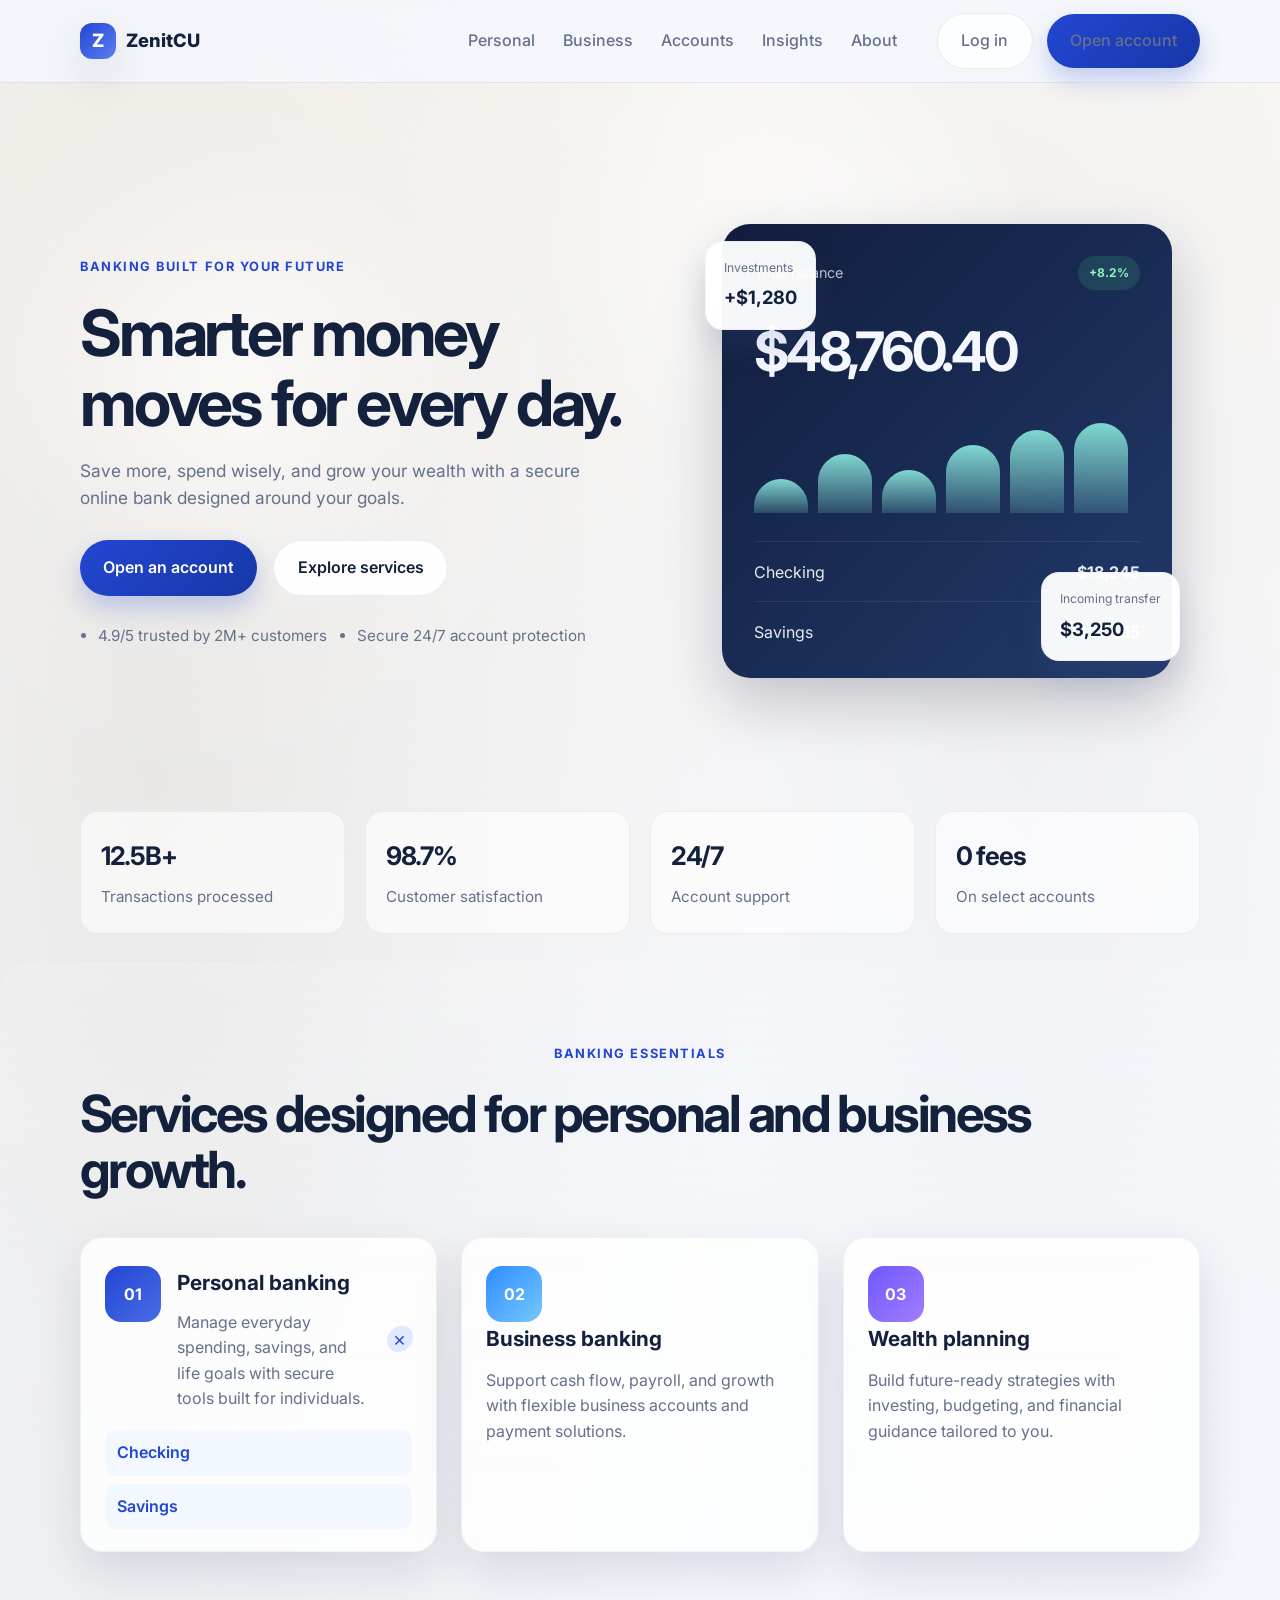
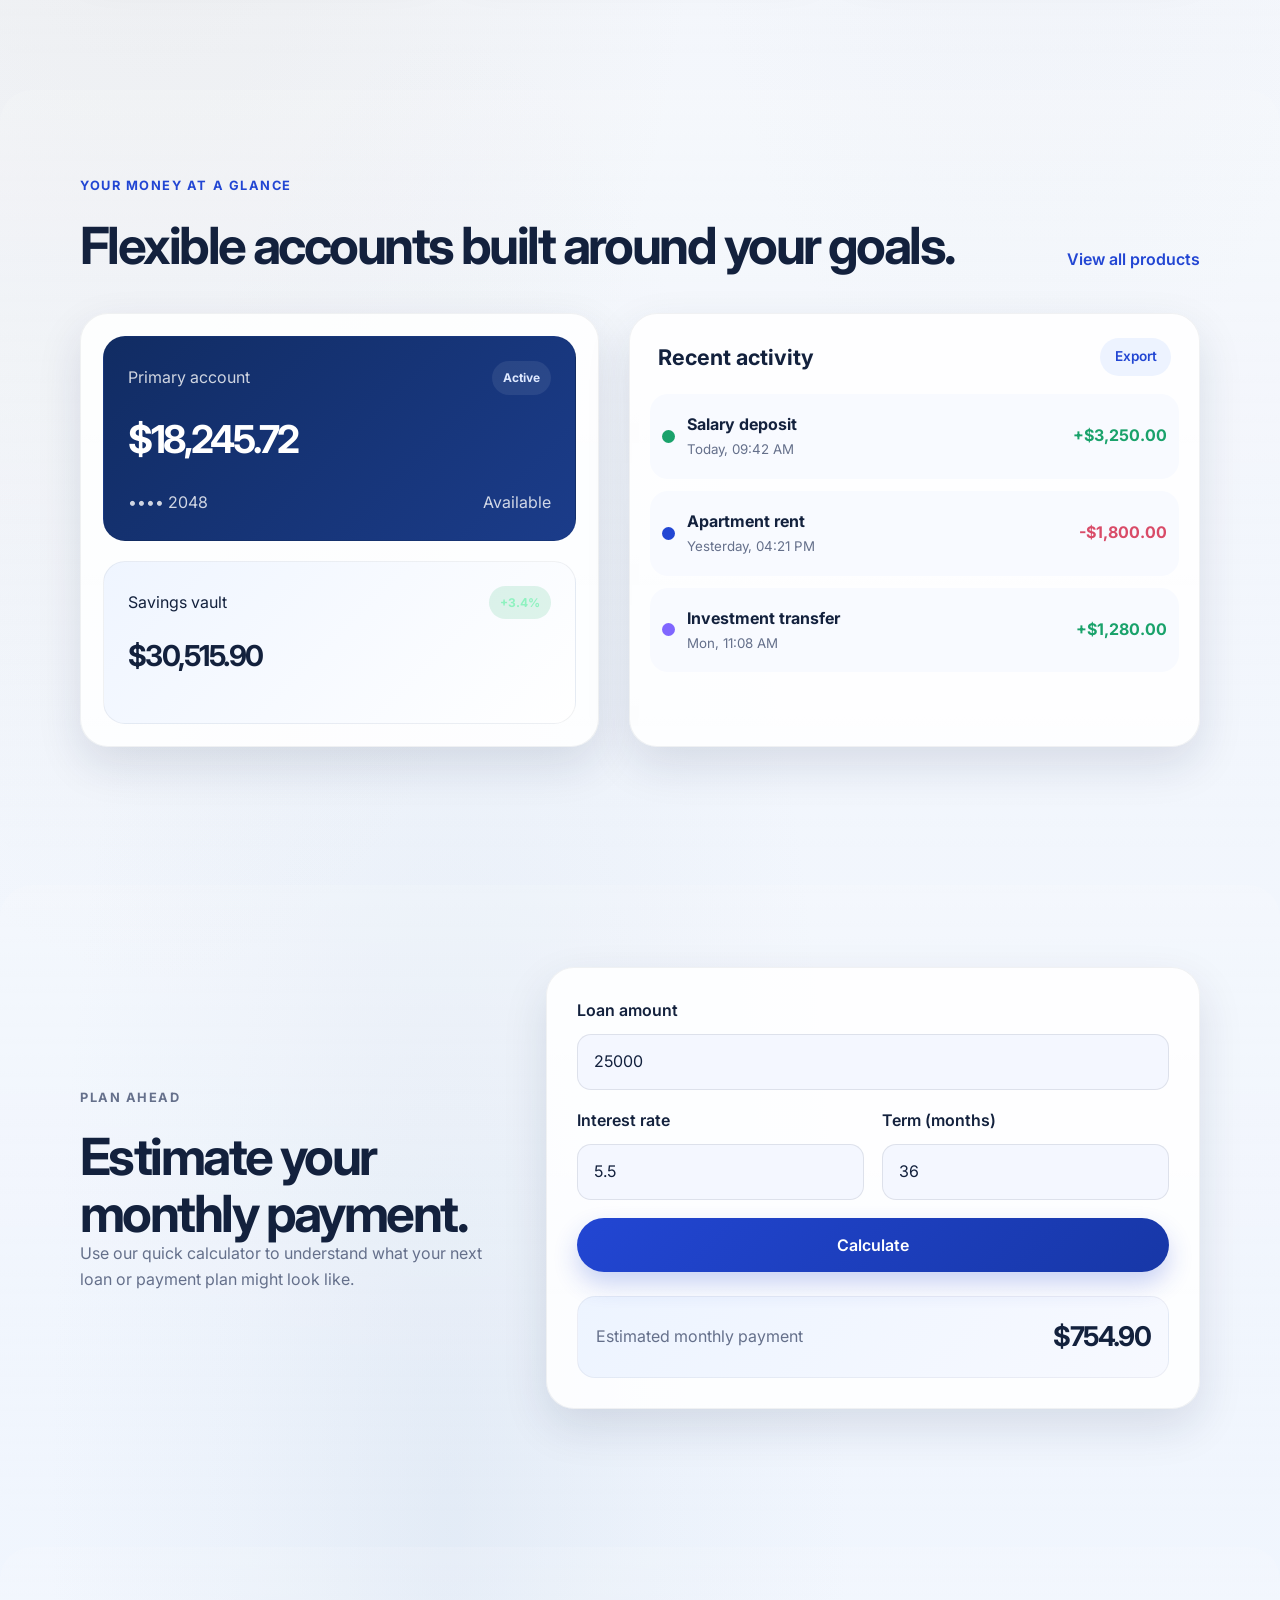
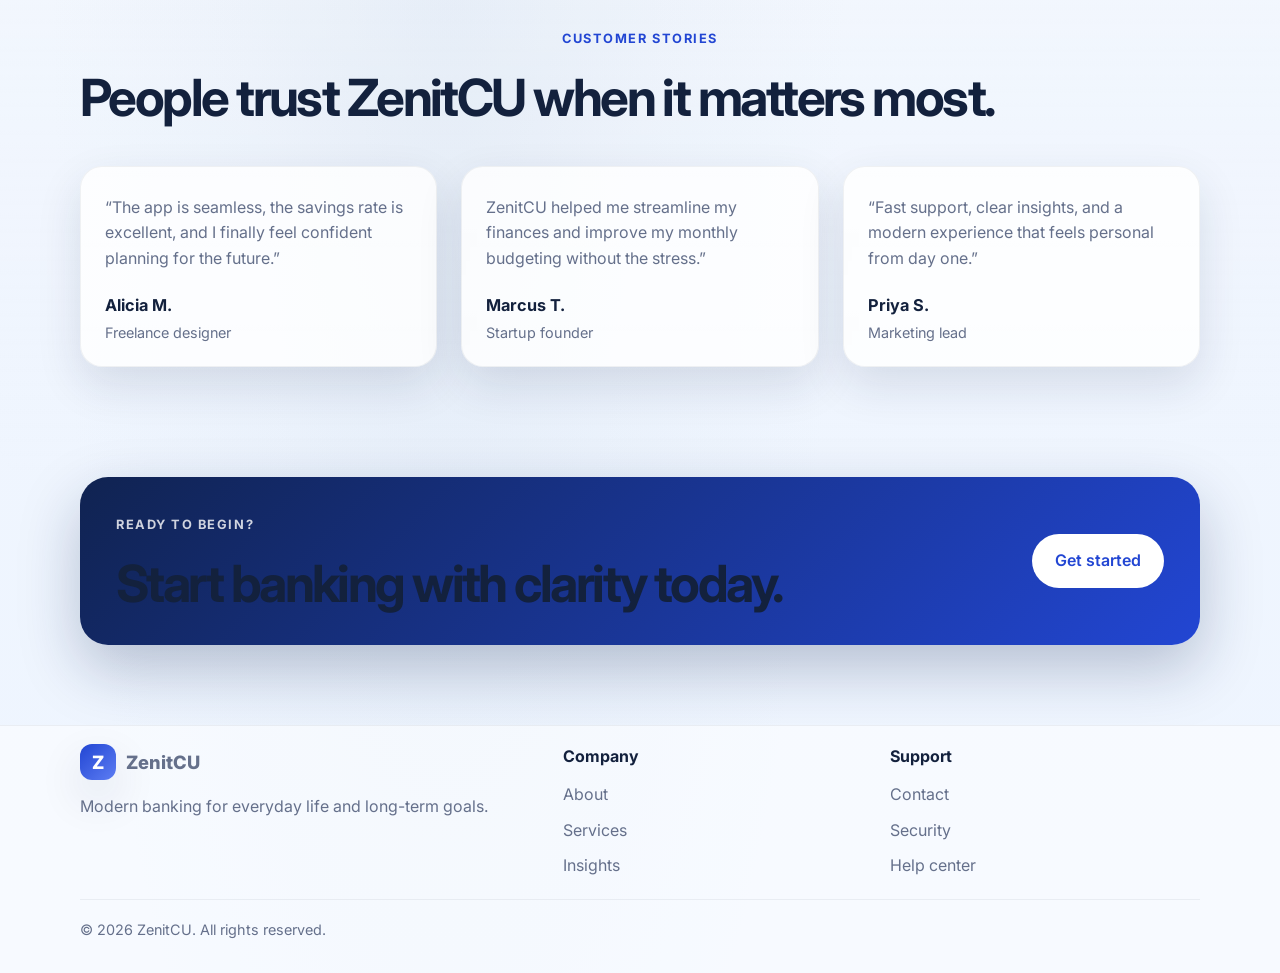
<file: index.html>
<!DOCTYPE html>
<html lang="en">
  <head>
    <meta charset="UTF-8" />
    <meta name="viewport" content="width=device-width, initial-scale=1.0" />
    <title>ZenitCU | Modern Banking</title>
    <link rel="icon" href="img/fav-icon.png" type="image/png">
    <meta
      name="description"
      content="ZenitCU offers secure savings, smart spending, and personal banking solutions designed for everyday financial growth."
    />
    <link rel="preconnect" href="https://fonts.googleapis.com" />
    <link rel="preconnect" href="https://fonts.gstatic.com" crossorigin />
    <link
      href="https://fonts.googleapis.com/css2?family=Inter:wght@400;500;600;700;800&display=swap"
      rel="stylesheet"
    />
    <link rel="stylesheet" href="index.css" />
  </head>
  <body>
    <header class="site-header">
      <div class="container nav-wrap">
        <a href="#top" class="brand" aria-label="BrightBank home">
          <span class="brand-mark">Z</span>
          <span>ZenitCU</span>
        </a>

        <nav class="nav" id="navMenu" aria-label="Main navigation">
          <div class="nav-item has-menu personal-parent">
            <button type="button" class="nav-trigger" aria-label="Open personal banking options">Personal</button>
            <div class="dropdown-menu personal-dropdown" aria-label="Personal submenu">
              <a href="personal-checking.html">Personal Checking</a>
              <a href="personal-savings.html">Personal Savings</a>
            </div>
          </div>

          <a href="business.html">Business</a>

          <div class="nav-item has-menu">
            <a href="#accounts">Accounts</a>
            <div class="dropdown-menu" aria-label="Accounts submenu">
              <span>Credit Cards</span>
              <span>Fixed Deposit Account</span>
              <span>Salary Account</span>
              <span>Recurring Deposit</span>
            </div>
          </div>

          <a href="#insights">Insights</a>
          <a href="#about">About</a>
          <div class="nav-actions">
            <a href="login.html" class="btn btn-light">Log in</a>
            <a href="signup.html" class="btn btn-primary">Open account</a>
          </div>
        </nav>

        <button class="menu-toggle" aria-label="Toggle menu" aria-expanded="false">
          <span></span>
          <span></span>
          <span></span>
        </button>
      </div>
    </header>

    <main id="top">
      <section class="hero">
        <div class="container hero-grid">
          <div class="hero-copy">
            <p class="eyebrow">Banking built for your future</p>
            <h1>Smarter money moves for every day.</h1>
            <p class="hero-text">
              Save more, spend wisely, and grow your wealth with a secure online bank
              designed around your goals.
            </p>

            <div class="cta-row">
              <a href="#accounts" class="btn btn-primary">Open an account</a>
              <a href="#solutions" class="btn btn-secondary">Explore services</a>
            </div>

            <ul class="trust-list">
              <li>4.9/5 trusted by 2M+ customers</li>
              <li>Secure 24/7 account protection</li>
            </ul>
          </div>

          <div class="hero-visual" aria-label="Bank account overview">
            <div class="card statement-card">
              <div class="card-top">
                <span class="muted">Total balance</span>
                <span class="pill positive">+8.2%</span>
              </div>
              <h2>$48,760.40</h2>
              <div class="mini-chart" aria-hidden="true">
                <span></span>
                <span></span>
                <span></span>
                <span></span>
                <span></span>
                <span></span>
              </div>
              <div class="card-row">
                <span>Checking</span>
                <strong>$18,245</strong>
              </div>
              <div class="card-row">
                <span>Savings</span>
                <strong>$30,515</strong>
              </div>
            </div>

            <div class="floating-card card-1">
              <p>Incoming transfer</p>
              <strong>$3,250</strong>
            </div>

            <div class="floating-card card-2">
              <p>Investments</p>
              <strong>+$1,280</strong>
            </div>
          </div>
        </div>
      </section>

      <section class="stats">
        <div class="container stats-grid">
          <div class="stat-item">
            <strong>12.5B+</strong>
            <span>Transactions processed</span>
          </div>
          <div class="stat-item">
            <strong>98.7%</strong>
            <span>Customer satisfaction</span>
          </div>
          <div class="stat-item">
            <strong>24/7</strong>
            <span>Account support</span>
          </div>
          <div class="stat-item">
            <strong>0 fees</strong>
            <span>On select accounts</span>
          </div>
        </div>
      </section>

      <section id="services" class="features section-wrap">
        <div class="container">
          <div class="section-heading">
            <p class="eyebrow center">Banking essentials</p>
            <h2>Services designed for personal and business growth.</h2>
          </div>

          <div class="feature-grid">
            <article class="feature-card accordion-card is-open" id="personal">
              <button class="feature-trigger" type="button" aria-expanded="true">
                <span class="feature-main">
                  <span class="icon-box primary">01</span>
                  <span class="feature-copy">
                    <span class="feature-title">Personal banking</span>
                    <span class="feature-description">Manage everyday spending, savings, and life goals with secure tools built for individuals.</span>
                  </span>
                </span>
                <span class="feature-arrow" aria-hidden="true">＋</span>
              </button>

              <div class="feature-submenu">
                <a href="personal-checking.html">Checking</a>
                <a href="personal-savings.html">Savings</a>
              </div>
            </article>

            <article class="feature-card" id="business">
              <a class="feature-link" href="business.html">
                <span class="icon-box blue">02</span>
                <h3>Business banking</h3>
                <p>Support cash flow, payroll, and growth with flexible business accounts and payment solutions.</p>
              </a>
            </article>

            <article class="feature-card">
              <a class="feature-link" href="#insights">
                <span class="icon-box purple">03</span>
                <h3>Wealth planning</h3>
                <p>Build future-ready strategies with investing, budgeting, and financial guidance tailored to you.</p>
              </a>
            </article>
          </div>
        </div>
      </section>

      <section id="accounts" class="dashboard section-wrap">
        <div class="container">
          <div class="section-heading split-heading">
            <div>
              <p class="eyebrow">Your money at a glance</p>
              <h2>Flexible accounts built around your goals.</h2>
            </div>
            <a href="#" class="text-link">View all products</a>
          </div>

          <div class="dashboard-grid">
            <div class="account-panel">
              <div class="account-card main-account">
                <div class="card-head">
                  <span>Primary account</span>
                  <span class="pill neutral">Active</span>
                </div>
                <h3>$18,245.72</h3>
                <div class="account-meta">
                  <span>•••• 2048</span>
                  <span>Available</span>
                </div>
              </div>

              <div class="account-card small-account">
                <div class="card-head">
                  <span>Savings vault</span>
                  <span class="pill success">+3.4%</span>
                </div>
                <h3>$30,515.90</h3>
              </div>
            </div>

            <div class="transaction-panel">
              <div class="panel-header">
                <h3>Recent activity</h3>
                <button class="btn btn-inline">Export</button>
              </div>

              <ul class="transaction-list">
                <li>
                  <div class="tx-label">
                    <span class="dot green"></span>
                    <div>
                      <strong>Salary deposit</strong>
                      <small>Today, 09:42 AM</small>
                    </div>
                  </div>
                  <span class="amount positive">+$3,250.00</span>
                </li>

                <li>
                  <div class="tx-label">
                    <span class="dot blue"></span>
                    <div>
                      <strong>Apartment rent</strong>
                      <small>Yesterday, 04:21 PM</small>
                    </div>
                  </div>
                  <span class="amount negative">-$1,800.00</span>
                </li>

                <li>
                  <div class="tx-label">
                    <span class="dot purple"></span>
                    <div>
                      <strong>Investment transfer</strong>
                      <small>Mon, 11:08 AM</small>
                    </div>
                  </div>
                  <span class="amount positive">+$1,280.00</span>
                </li>
              </ul>
            </div>
          </div>
        </div>
      </section>

      <section class="calculator section-wrap" id="insights">
        <div class="container calc-wrap">
          <div class="calc-copy">
            <p class="eyebrow">Plan ahead</p>
            <h2>Estimate your monthly payment.</h2>
            <p>
              Use our quick calculator to understand what your next loan or payment plan might look like.
            </p>
          </div>

          <div class="calculator-card">
            <div class="input-group">
              <label for="loanAmount">Loan amount</label>
              <input id="loanAmount" type="number" value="25000" min="1000" step="500" />
            </div>

            <div class="input-row">
              <div class="input-group">
                <label for="interestRate">Interest rate</label>
                <input id="interestRate" type="number" value="5.5" min="0" step="0.1" />
              </div>

              <div class="input-group">
                <label for="loanTerm">Term (months)</label>
                <input id="loanTerm" type="number" value="36" min="12" step="6" />
              </div>
            </div>

            <button id="calculateBtn" class="btn btn-primary full-width">Calculate</button>

            <div class="result-box">
              <span>Estimated monthly payment</span>
              <strong id="monthlyPayment">$753.20</strong>
            </div>
          </div>
        </div>
      </section>

      <section id="about" class="testimonials section-wrap">
        <div class="container">
          <div class="section-heading">
            <p class="eyebrow center">Customer stories</p>
            <h2>People trust ZenitCU when it matters most.</h2>
          </div>

          <div class="testimonial-grid">
            <article class="testimonial-card">
              <p>
                “The app is seamless, the savings rate is excellent, and I finally feel confident planning for the future.”
              </p>
              <div class="person">
                <strong>Alicia M.</strong>
                <span>Freelance designer</span>
              </div>
            </article>

            <article class="testimonial-card">
              <p>
                ZenitCU helped me streamline my finances and improve my monthly budgeting without the stress.”
              </p>
              <div class="person">
                <strong>Marcus T.</strong>
                <span>Startup founder</span>
              </div>
            </article>

            <article class="testimonial-card">
              <p>
                “Fast support, clear insights, and a modern experience that feels personal from day one.”
              </p>
              <div class="person">
                <strong>Priya S.</strong>
                <span>Marketing lead</span>
              </div>
            </article>
          </div>
        </div>
      </section>

      <section class="cta-strip">
        <div class="container cta-inner">
          <div>
            <p class="eyebrow light">Ready to begin?</p>
            <h2>Start banking with clarity today.</h2>
          </div>
          <a href="#top" class="btn btn-primary alt">Get started</a>
        </div>
      </section>
    </main>

    <footer class="site-footer">
      <div class="container footer-grid">
        <div>
          <a href="#top" class="brand footer-brand">
            <span class="brand-mark">Z</span>
            <span>ZenitCU</span>
          </a>
          <p>Modern banking for everyday life and long-term goals.</p>
        </div>

        <div>
          <h4>Company</h4>
          <ul>
            <li><a href="#about">About</a></li>
            <li><a href="#services">Services</a></li>
            <li><a href="#insights">Insights</a></li>
          </ul>
        </div>

        <div>
          <h4>Support</h4>
          <ul>
            <li><a href="#">Contact</a></li>
            <li><a href="#">Security</a></li>
            <li><a href="#">Help center</a></li>
          </ul>
        </div>
      </div>

      <div class="container footer-bottom">
        <span>© <span id="year"></span> ZenitCU. All rights reserved.</span>
      </div>
    </footer>

    <script src="index.js"></script>
  </body>
</html>
</file>
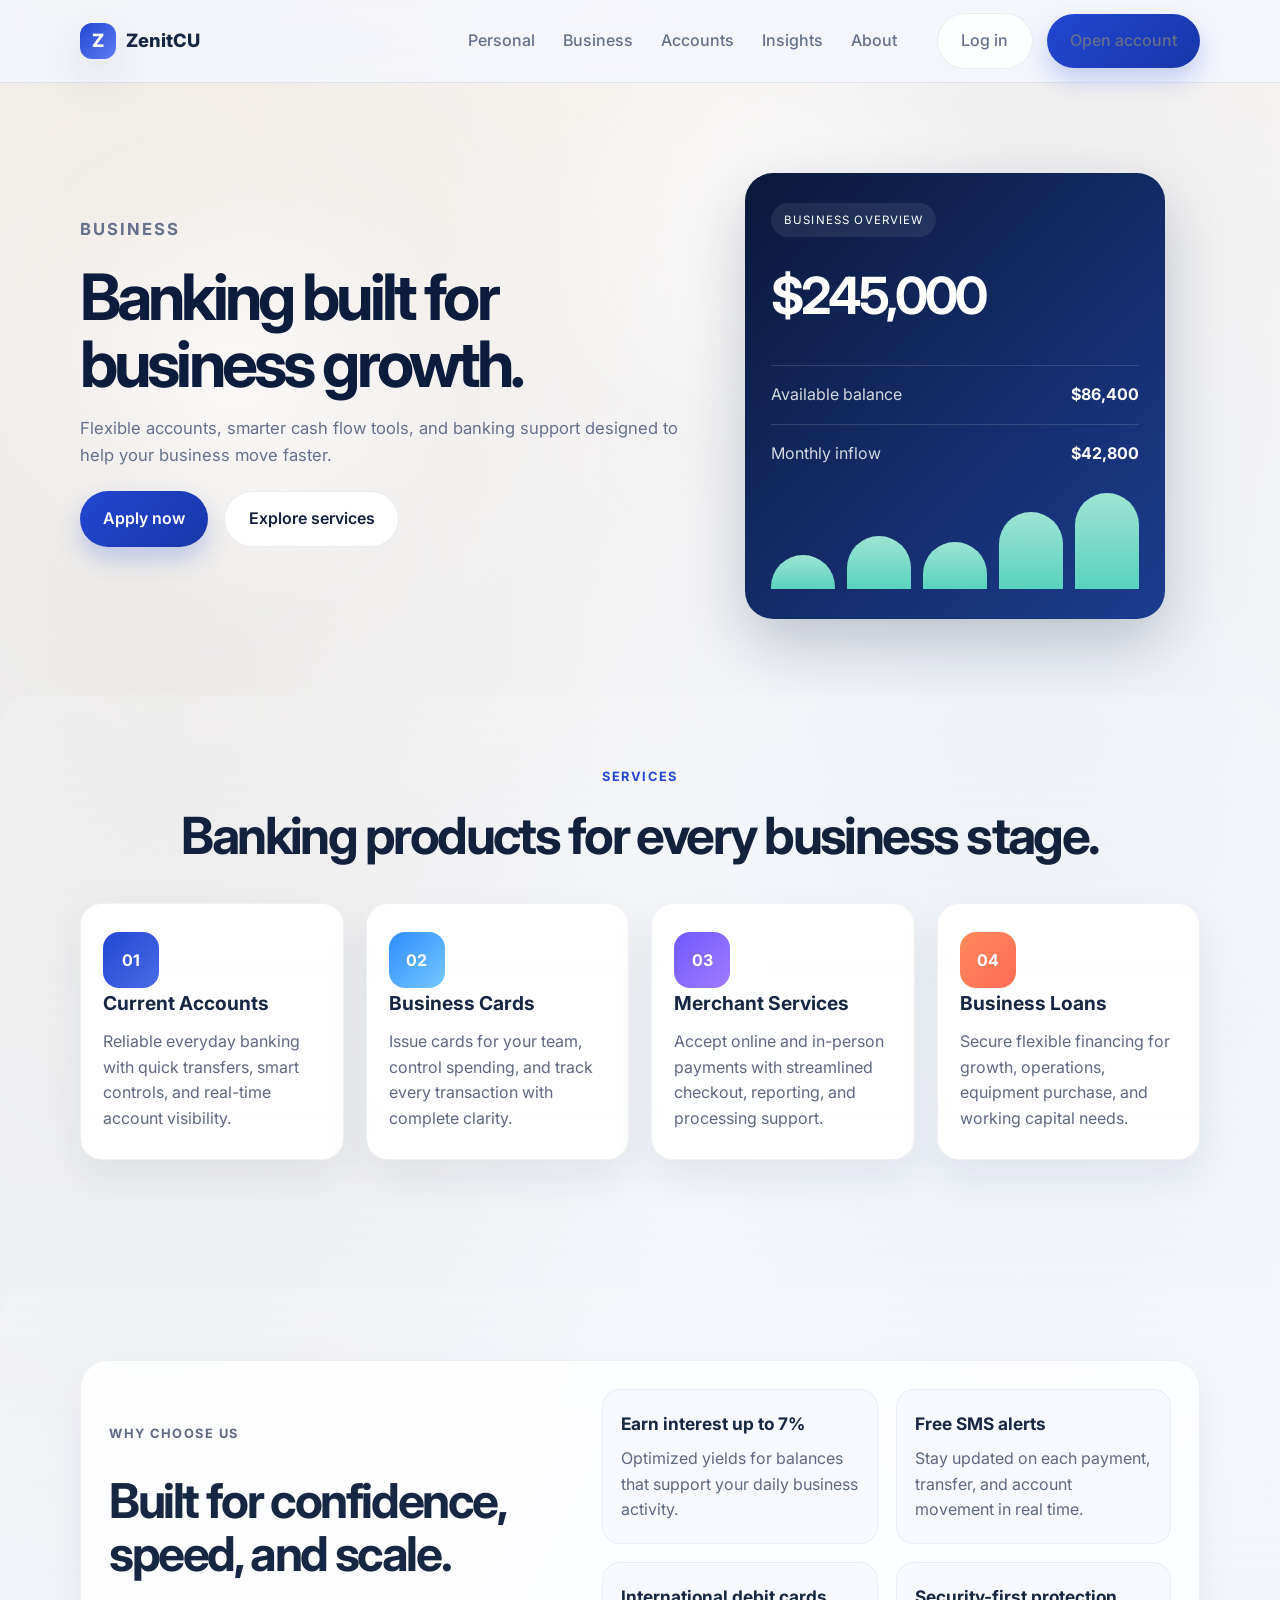
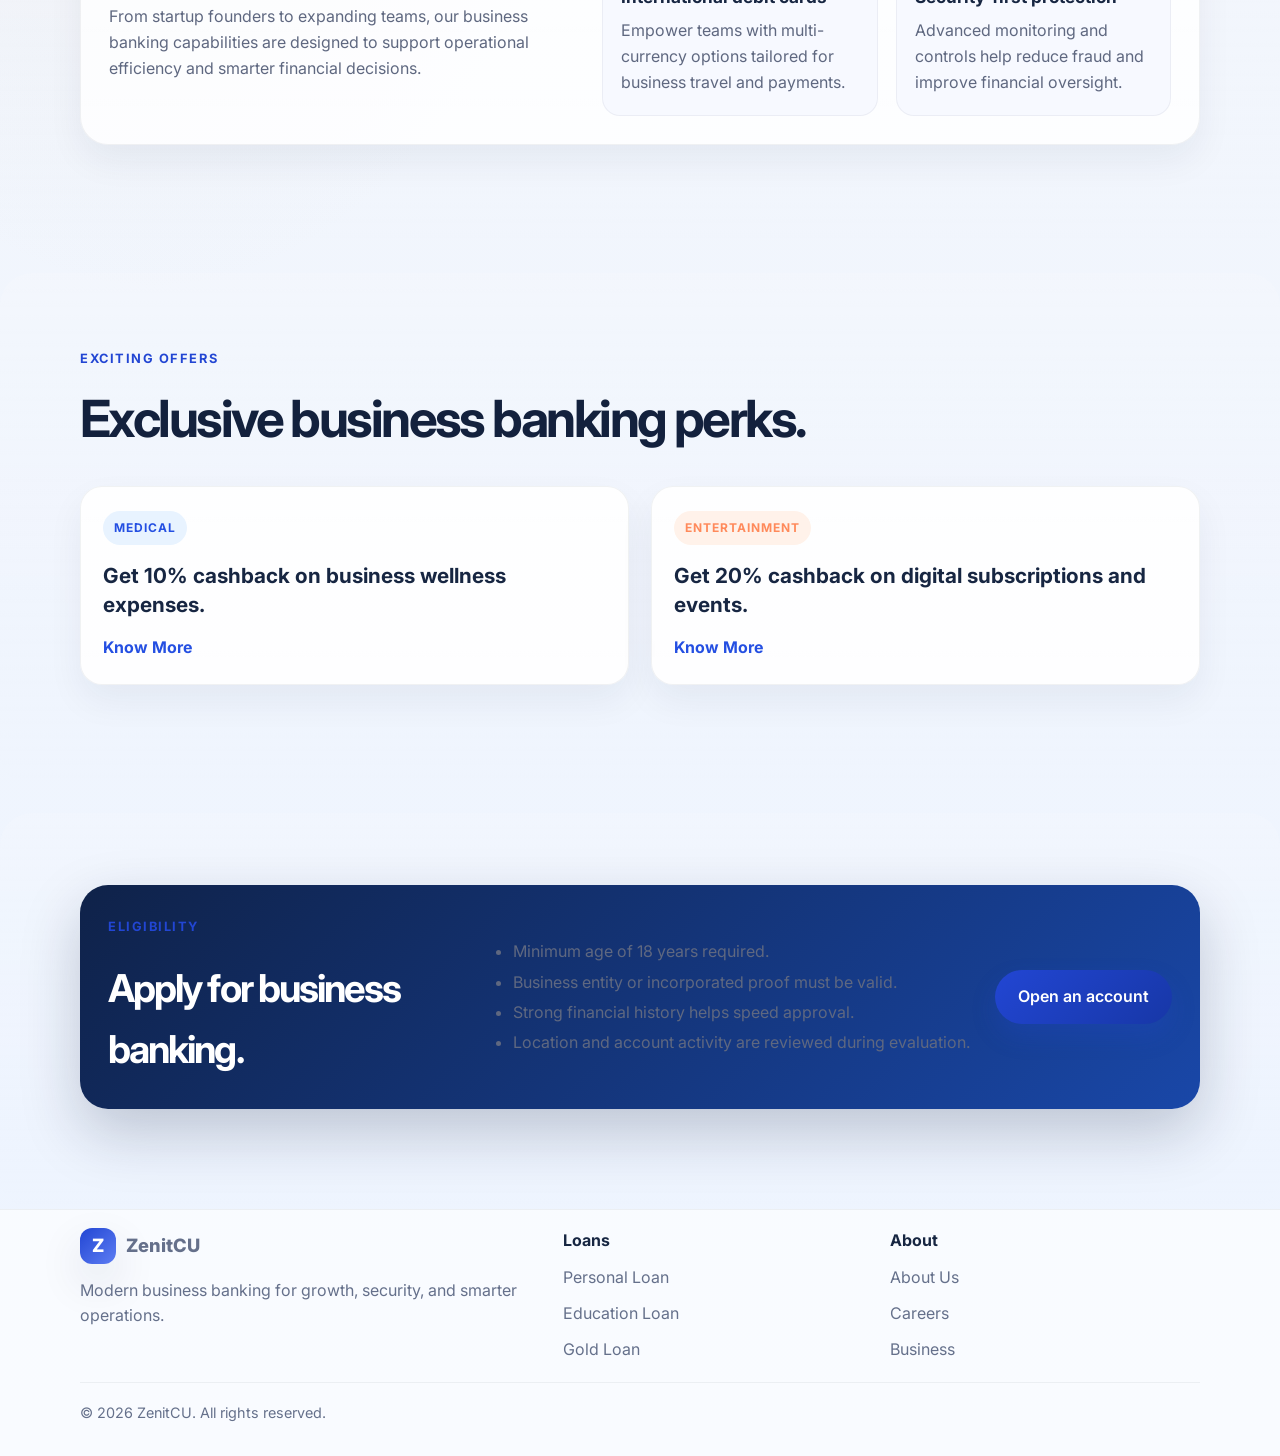
<file: business.html>
<!DOCTYPE html>
<html lang="en">
  <head>
    <meta charset="UTF-8" />
    <meta name="viewport" content="width=device-width, initial-scale=1.0" />
    <title>Business Banking | ZenitCU</title>
    <link rel="icon" href="img/fav-icon.png" type="image/png">
    <link rel="preconnect" href="https://fonts.googleapis.com" />
    <link rel="preconnect" href="https://fonts.gstatic.com" crossorigin />
    <link
      href="https://fonts.googleapis.com/css2?family=Inter:wght@400;500;600;700;800&display=swap"
      rel="stylesheet"
    />
    <link rel="stylesheet" href="index.css" />
    <link rel="stylesheet" href="business.css" />
  </head>
  <body class="business-page">
    <header class="site-header">
      <div class="container nav-wrap">
        <a href="index.html" class="brand" aria-label="BrightBank home">
          <span class="brand-mark">Z</span>
          <span>ZenitCU</span>
        </a>

        <nav class="nav" id="navMenu" aria-label="Main navigation">
          <div class="nav-item has-menu personal-parent">
            <button type="button" class="nav-trigger" aria-label="Open personal banking options">Personal</button>
            <div class="dropdown-menu personal-dropdown" aria-label="Personal submenu">
              <a href="personal-checking.html">Personal Checking</a>
              <a href="personal-savings.html">Personal Savings</a>
            </div>
          </div>

          <a href="business.html">Business</a>

          <div class="nav-item has-menu">
            <a href="#accounts">Accounts</a>
            <div class="dropdown-menu" aria-label="Accounts submenu">
              <span>Credit Cards</span>
              <span>Fixed Deposit Account</span>
              <span>Salary Account</span>
              <span>Recurring Deposit</span>
            </div>
          </div>

          <a href="#insights">Insights</a>
          <a href="#about">About</a>
          <div class="nav-actions">
            <a href="login.html" class="btn btn-light">Log in</a>
            <a href="signup.html" class="btn btn-primary">Open account</a>
          </div>
        </nav>

        <button class="menu-toggle" aria-label="Toggle menu" aria-expanded="false">
          <span></span>
          <span></span>
          <span></span>
        </button>
      </div>
    </header>

    <main>
      <section class="business-hero-section">
        <div class="container business-hero-grid">
          <div class="business-copy">
            <p class="eyebrow">Business</p>
            <h1>Banking built for business growth.</h1>
            <p class="lead">
              Flexible accounts, smarter cash flow tools, and banking support designed to help your business move faster.
            </p>
            <div class="cta-row">
              <a href="#apply" class="btn btn-primary">Apply now</a>
              <a href="#services" class="btn btn-secondary">Explore services</a>
            </div>
          </div>

          <div class="business-visual">
            <div class="business-panel">
              <div class="panel-badge">Business overview</div>
              <h2>$245,000</h2>
              <div class="panel-row">
                <span>Available balance</span>
                <strong>$86,400</strong>
              </div>
              <div class="panel-row">
                <span>Monthly inflow</span>
                <strong>$42,800</strong>
              </div>
              <div class="mini-bars" aria-hidden="true">
                <span></span>
                <span></span>
                <span></span>
                <span></span>
                <span></span>
              </div>
            </div>
          </div>
        </div>
      </section>

      <section id="services" class="business-services section-wrap">
        <div class="container">
          <div class="section-heading center">
            <p class="eyebrow center">Services</p>
            <h2>Banking products for every business stage.</h2>
          </div>

          <div class="business-grid">
            <article class="service-card">
              <div class="icon-box primary">01</div>
              <h3>Current Accounts</h3>
              <p>Reliable everyday banking with quick transfers, smart controls, and real-time account visibility.</p>
            </article>

            <article class="service-card">
              <div class="icon-box blue">02</div>
              <h3>Business Cards</h3>
              <p>Issue cards for your team, control spending, and track every transaction with complete clarity.</p>
            </article>

            <article class="service-card">
              <div class="icon-box purple">03</div>
              <h3>Merchant Services</h3>
              <p>Accept online and in-person payments with streamlined checkout, reporting, and processing support.</p>
            </article>

            <article class="service-card">
              <div class="icon-box orange">04</div>
              <h3>Business Loans</h3>
              <p>Secure flexible financing for growth, operations, equipment purchase, and working capital needs.</p>
            </article>
          </div>
        </div>
      </section>

      <section id="solutions" class="business-features section-wrap">
        <div class="container feature-shell">
          <div class="feature-copy">
            <p class="eyebrow">Why choose us</p>
            <h2>Built for confidence, speed, and scale.</h2>
            <p>
              From startup founders to expanding teams, our business banking capabilities are designed to support operational efficiency and smarter financial decisions.
            </p>
          </div>

          <div class="feature-list">
            <div class="feature-item">
              <h3>Earn interest up to 7%</h3>
              <p>Optimized yields for balances that support your daily business activity.</p>
            </div>
            <div class="feature-item">
              <h3>Free SMS alerts</h3>
              <p>Stay updated on each payment, transfer, and account movement in real time.</p>
            </div>
            <div class="feature-item">
              <h3>International debit cards</h3>
              <p>Empower teams with multi-currency options tailored for business travel and payments.</p>
            </div>
            <div class="feature-item">
              <h3>Security-first protection</h3>
              <p>Advanced monitoring and controls help reduce fraud and improve financial oversight.</p>
            </div>
          </div>
        </div>
      </section>

      <section class="business-offers section-wrap">
        <div class="container">
          <div class="section-heading">
            <p class="eyebrow">Exciting offers</p>
            <h2>Exclusive business banking perks.</h2>
          </div>

          <div class="offer-grid">
            <article class="offer-item">
              <div class="offer-tag">Medical</div>
              <h3>Get 10% cashback on business wellness expenses.</h3>
              <a href="#">Know More</a>
            </article>

            <article class="offer-item">
              <div class="offer-tag alt">Entertainment</div>
              <h3>Get 20% cashback on digital subscriptions and events.</h3>
              <a href="#">Know More</a>
            </article>
          </div>
        </div>
      </section>

      <section id="apply" class="business-apply section-wrap">
        <div class="container apply-box">
          <div>
            <p class="eyebrow">Eligibility</p>
            <h2>Apply for business banking.</h2>
          </div>
          <ul>
            <li>Minimum age of 18 years required.</li>
            <li>Business entity or incorporated proof must be valid.</li>
            <li>Strong financial history helps speed approval.</li>
            <li>Location and account activity are reviewed during evaluation.</li>
          </ul>
          <a href="#" class="btn btn-primary">Open an account</a>
        </div>
      </section>
    </main>

    <footer class="site-footer">
      <div class="container footer-grid">
        <div>
          <a href="index.html" class="brand footer-brand">
            <span class="brand-mark">Z</span>
            <span>ZenitCU</span>
          </a>
          <p>Modern business banking for growth, security, and smarter operations.</p>
        </div>

        <div>
          <h4>Loans</h4>
          <ul>
            <li><a href="#">Personal Loan</a></li>
            <li><a href="#">Education Loan</a></li>
            <li><a href="#">Gold Loan</a></li>
          </ul>
        </div>

        <div>
          <h4>About</h4>
          <ul>
            <li><a href="#">About Us</a></li>
            <li><a href="#">Careers</a></li>
            <li><a href="#">Business</a></li>
          </ul>
        </div>
      </div>

      <div class="container footer-bottom">
        <span>© 2026 ZenitCU. All rights reserved.</span>
      </div>
    </footer>

    <script src="index.js"></script>
  </body>
</html>
</file>
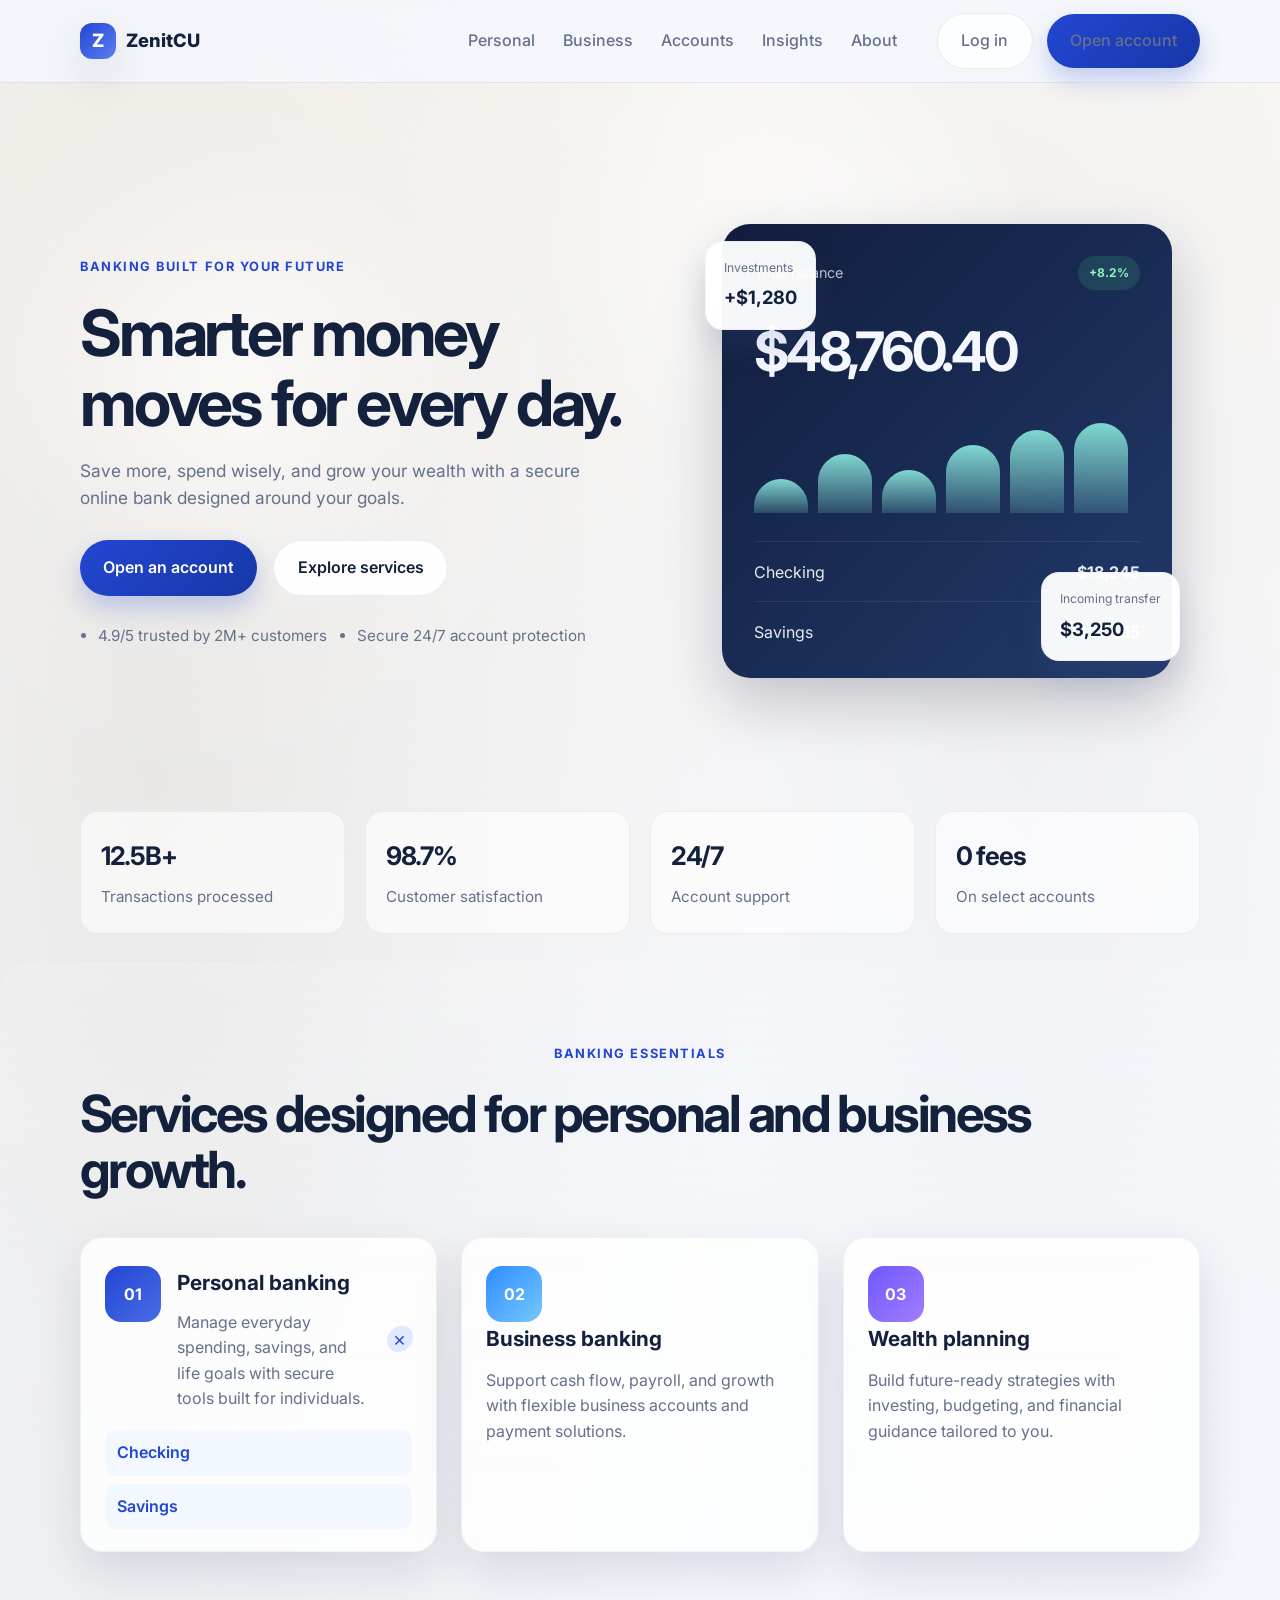
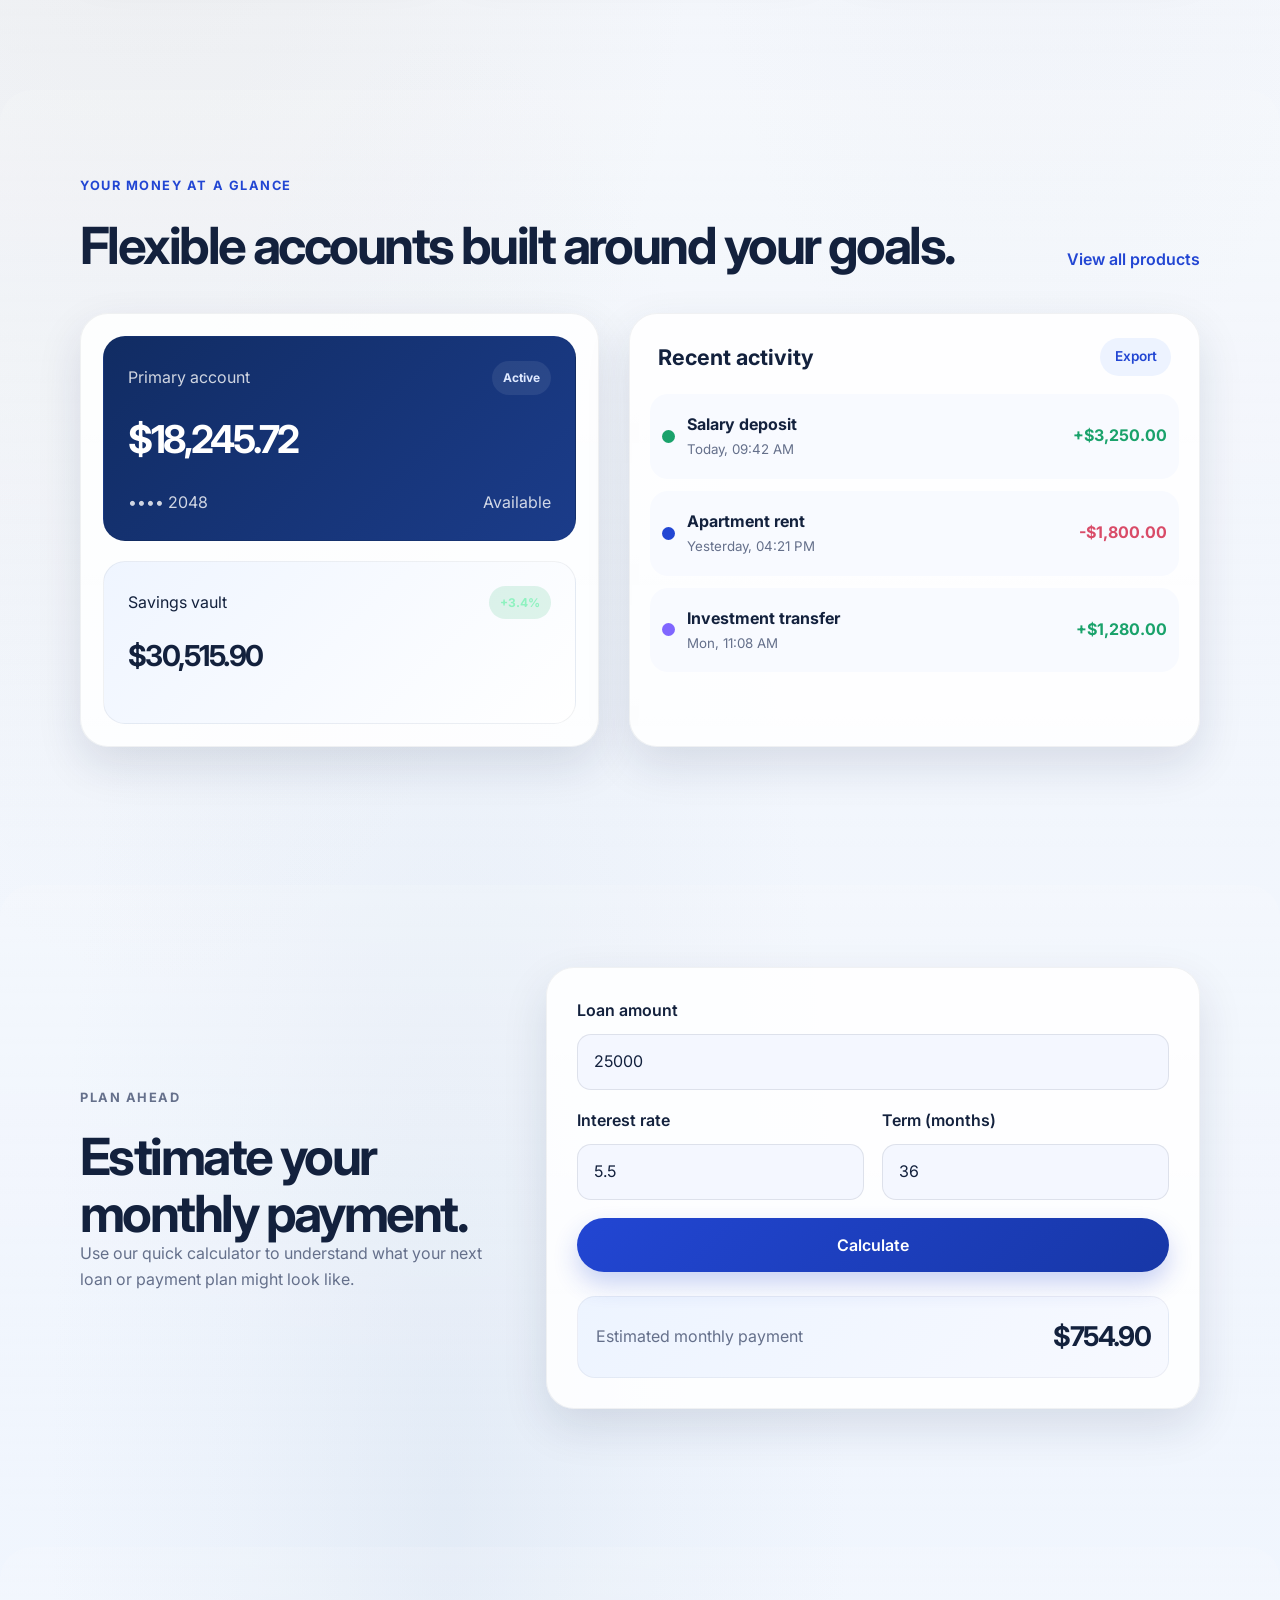
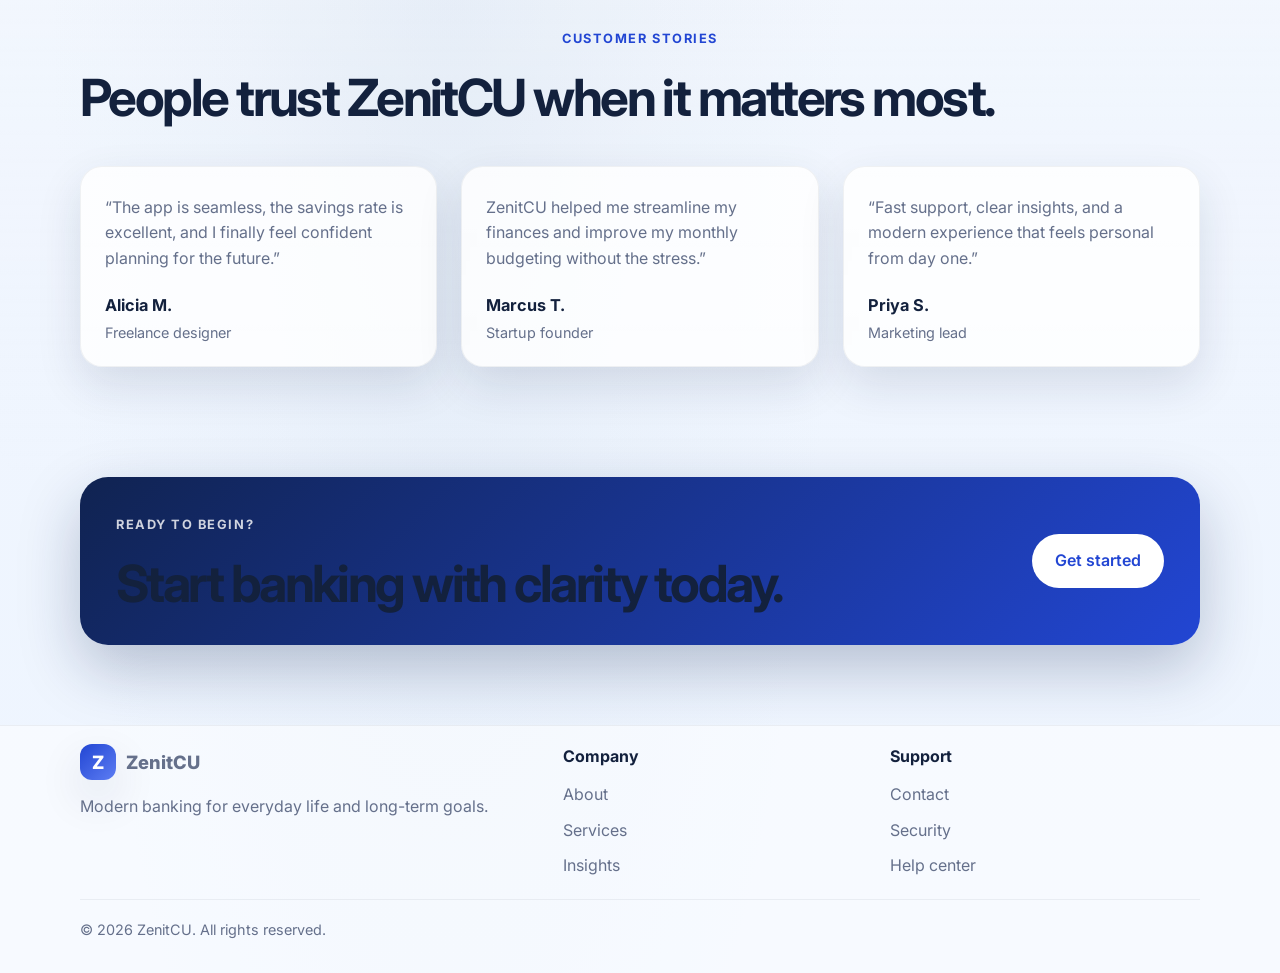
<file: dashboard.html>
<!DOCTYPE html>
<html lang="en">

<head>

  <meta charset="UTF-8">

  <meta name="viewport" content="width=device-width, initial-scale=1.0">

  <title>Dashboard | ZenitCU</title>
  <link rel="icon" href="img/fav-icon.png" type="image/png">
  <!-- ==================================================
       GOOGLE FONT
  ================================================== -->

  <link rel="preconnect" href="https://fonts.googleapis.com">

  <link rel="preconnect" href="https://fonts.googleapis.com" crossorigin>

  <link href="https://fonts.googleapis.com/css2?family=Inter:wght@400;500;600;700;800&display=swap" rel="stylesheet">


  <!-- ==================================================
       MAIN CSS
  ================================================== -->

  <link rel="stylesheet" href="index.css">


  <!-- ==================================================
       DASHBOARD CSS
  ================================================== -->

  <style>
    /* ==================================================
       RESET
    ================================================== */

    *,
    *::before,
    *::after {
      box-sizing: border-box;
    }


    html {
      scroll-behavior: smooth;
    }


    body {
      margin: 0;

      min-height: 100vh;

      font-family: "Inter", sans-serif;

      background:
        linear-gradient(180deg,
          #f5f8ff 0%,
          #edf3ff 100%);

      color: #13213d;

      overflow-x: hidden;
    }


    button,
    input {
      font-family: inherit;
    }


    button {
      -webkit-tap-highlight-color: transparent;
    }


    /* ==================================================
       DASHBOARD
    ================================================== */

    .dashboard-page {
      width: 100%;

      min-height: 100vh;
    }


    .dashboard-container {
      width: min(1180px,
          calc(100% - 36px));

      margin: 0 auto;

      padding: 28px 0 50px;
    }


    /* ==================================================
       NAVBAR
    ================================================== */

    .dashboard-nav {
      display: flex;

      align-items: center;

      justify-content: space-between;

      gap: 20px;

      width: 100%;

      background:
        rgba(255,
          255,
          255,
          0.94);

      border:
        1px solid rgba(19,
          33,
          61,
          0.08);

      border-radius: 18px;

      padding: 14px 18px;

      box-shadow:
        0 12px 30px rgba(17,
          32,
          72,
          0.07);
    }


    .brand {
      display: flex;

      align-items: center;

      gap: 10px;

      min-width: 0;

      color: #13213d;

      text-decoration: none;

      font-size: 1.2rem;

      font-weight: 800;

      white-space: nowrap;
    }


    .brand-mark {
      width: 38px;

      height: 38px;

      flex: 0 0 38px;

      display: flex;

      align-items: center;

      justify-content: center;

      border-radius: 11px;

      background:
        linear-gradient(135deg,
          var(--primary,
            #2246d3),
          var(--primary-strong,
            #1834a8));

      color: white;

      font-size: 1rem;

      font-weight: 800;
    }


    .dashboard-nav-right {
      display: flex;

      align-items: center;

      justify-content: flex-end;

      gap: 8px;

      min-width: 0;
    }


    .nav-link,
    .logout-btn {
      border: none;

      font-family: inherit;

      cursor: pointer;

      white-space: nowrap;
    }


    .nav-link {
      background: transparent;

      color: #5d6b85;

      font-size: 0.88rem;

      font-weight: 600;

      padding: 9px 12px;

      border-radius: 9px;
    }


    .nav-link:hover {
      background: #f2f5fb;

      color: #2246d3;
    }


    .logout-btn {
      border:
        1px solid rgba(34,
          70,
          211,
          0.15);

      background: #f3f7ff;

      color: #2246d3;

      font-size: 0.88rem;

      font-weight: 700;

      padding: 9px 14px;

      border-radius: 9px;
    }


    .logout-btn:hover {
      background: #e9efff;
    }


    /* ==================================================
       WELCOME
    ================================================== */

    .welcome-section {
      margin-top: 34px;

      margin-bottom: 24px;
    }


    .welcome-section h1 {
      margin: 0 0 7px;

      font-size:
        clamp(1.7rem,
          4vw,
          2.35rem);

      line-height: 1.2;

      letter-spacing: -0.04em;
    }


    .welcome-section p {
      margin: 0;

      color: #68758c;

      font-size: 0.96rem;

      line-height: 1.6;
    }


    /* ==================================================
       MAIN GRID
    ================================================== */

    .dashboard-grid {
      display: grid;

      grid-template-columns:
        minmax(0, 1.6fr) minmax(280px, 1fr);

      gap: 22px;

      align-items: stretch;
    }


    /* ==================================================
       BALANCE CARD
    ================================================== */

    .balance-card {
      position: relative;

      overflow: hidden;

      min-height: 250px;

      border-radius: 24px;

      padding: 30px;

      color: white;

      background:
        linear-gradient(135deg,
          #2246d3 0%,
          #1834a8 100%);

      box-shadow:
        0 24px 45px rgba(34,
          70,
          211,
          0.24);
    }


    .balance-card::before {
      content: "";

      position: absolute;

      width: 220px;

      height: 220px;

      border-radius: 50%;

      right: -80px;

      top: -100px;

      background:
        rgba(255,
          255,
          255,
          0.08);

      pointer-events: none;
    }


    .balance-card::after {
      content: "";

      position: absolute;

      width: 180px;

      height: 180px;

      border-radius: 50%;

      right: 90px;

      bottom: -130px;

      background:
        rgba(255,
          255,
          255,
          0.06);

      pointer-events: none;
    }


    .balance-label {
      position: relative;

      z-index: 1;

      margin-bottom: 10px;

      font-size: 0.82rem;

      opacity: 0.78;
    }


    .balance-amount {
      position: relative;

      z-index: 1;

      margin: 0;

      max-width: 100%;

      font-size:
        clamp(2rem,
          5vw,
          3.25rem);

      line-height: 1.1;

      font-weight: 800;

      letter-spacing: -0.05em;

      overflow-wrap: anywhere;
    }


    .balance-currency {
      position: relative;

      z-index: 1;

      margin-top: 7px;

      font-size: 0.84rem;

      opacity: 0.78;
    }


    .balance-bottom {
      position: absolute;

      z-index: 2;

      left: 30px;

      right: 30px;

      bottom: 25px;

      display: flex;

      justify-content: space-between;

      align-items: flex-end;

      gap: 25px;
    }


    .balance-bottom>div {
      min-width: 0;
    }


    .account-label {
      margin-bottom: 4px;

      font-size: 0.72rem;

      opacity: 0.68;
    }


    .account-number-display {
      max-width: 100%;

      font-size: 0.96rem;

      font-weight: 700;

      letter-spacing: 0.04em;

      overflow-wrap: anywhere;
    }


    .account-type-display {
      text-align: right;

      font-size: 0.82rem;

      font-weight: 600;

      opacity: 0.85;

      overflow-wrap: anywhere;
    }


    /* ==================================================
       CARDS
    ================================================== */

    .summary-card,
    .withdraw-card,
    .transactions-card,
    .profile-card {
      background:
        rgba(255,
          255,
          255,
          0.96);

      border:
        1px solid rgba(19,
          33,
          61,
          0.08);

      border-radius: 24px;

      box-shadow:
        0 18px 38px rgba(17,
          32,
          72,
          0.08);
    }


    /* ==================================================
       ACCOUNT SUMMARY
    ================================================== */

    .summary-card {
      padding: 26px;
    }


    .card-title {
      margin: 0 0 20px;

      font-size: 1rem;

      line-height: 1.35;

      font-weight: 800;

      letter-spacing: -0.02em;
    }


    .account-details {
      display: grid;

      gap: 15px;
    }


    .detail-row {
      display: flex;

      justify-content: space-between;

      align-items: center;

      gap: 20px;

      min-width: 0;

      padding-bottom: 14px;

      border-bottom:
        1px solid rgba(19,
          33,
          61,
          0.07);
    }


    .detail-row:last-child {
      padding-bottom: 0;

      border-bottom: none;
    }


    .detail-label {
      flex: 0 0 auto;

      color: #7a879c;

      font-size: 0.8rem;
    }


    .detail-value {
      min-width: 0;

      color: #13213d;

      font-size: 0.84rem;

      font-weight: 700;

      text-align: right;

      overflow-wrap: anywhere;
    }


    /* ==================================================
       QUICK ACTIONS
    ================================================== */

    .quick-actions {
      display: grid;

      grid-template-columns:
        repeat(4, minmax(0, 1fr));

      gap: 14px;

      margin-top: 22px;
    }


    .quick-action {
      display: flex;

      align-items: center;

      justify-content: center;

      min-width: 0;

      min-height: 58px;

      padding: 12px;

      border:
        1px solid rgba(34,
          70,
          211,
          0.12);

      border-radius: 14px;

      background: white;

      color: #2246d3;

      font-family: inherit;

      font-size: 0.86rem;

      line-height: 1.3;

      font-weight: 700;

      text-align: center;

      cursor: pointer;

      box-shadow:
        0 8px 18px rgba(17,
          32,
          72,
          0.04);

      transition:
        transform 0.2s ease,
        background 0.2s ease,
        border-color 0.2s ease;
    }


    .quick-action:hover {
      background: #f5f8ff;

      border-color:
        rgba(34,
          70,
          211,
          0.25);

      transform:
        translateY(-1px);
    }


    .quick-action:active {
      transform: translateY(0);
    }


    /* ==================================================
       WITHDRAWAL
    ================================================== */

    .withdraw-card {
      margin-top: 22px;

      padding: 26px;
    }


    .withdraw-header {
      margin-bottom: 20px;
    }


    .withdraw-header .card-title {
      margin-bottom: 12px;
    }


    .withdraw-description {
      margin: 0;

      color: #7a879c;

      font-size: 0.84rem;

      line-height: 1.6;
    }


    .withdraw-form-group {
      display: grid;

      gap: 8px;

      margin-bottom: 18px;
    }


    .withdraw-form-group label {
      color: #34425d;

      font-size: 0.82rem;

      font-weight: 700;
    }


    .withdraw-form-group input {
      width: 100%;

      min-height: 50px;

      padding: 13px 14px;

      border:
        1px solid rgba(19,
          33,
          61,
          0.12);

      border-radius: 12px;

      background: #fafcff;

      color: #13213d;

      font-family: inherit;

      font-size: 0.9rem;

      outline: none;

      transition:
        border-color 0.2s ease,
        background 0.2s ease,
        box-shadow 0.2s ease;
    }


    .withdraw-form-group input:focus {
      border-color: #2246d3;

      background: white;

      box-shadow:
        0 0 0 3px rgba(34,
          70,
          211,
          0.08);
    }


    .withdraw-message {
      min-height: 20px;

      margin-bottom: 14px;

      font-size: 0.84rem;

      line-height: 1.5;

      font-weight: 600;
    }


    .withdraw-message.error {
      padding: 13px 14px;

      border-radius: 12px;

      background: #fff1f2;

      border:
        1px solid #ffd6da;

      color: #c43d4b;
    }


    .withdraw-message.success {
      padding: 13px 14px;

      border-radius: 12px;

      background: #effbf6;

      border:
        1px solid #ccefe0;

      color: #16815c;
    }


    .withdraw-submit-btn {
      width: 100%;

      min-height: 50px;

      padding: 12px 16px;

      border: none;

      border-radius: 12px;

      background:
        linear-gradient(135deg,
          #2246d3,
          #1834a8);

      color: white;

      font-family: inherit;

      font-size: 0.88rem;

      font-weight: 700;

      cursor: pointer;

      box-shadow:
        0 10px 22px rgba(34,
          70,
          211,
          0.18);

      transition:
        opacity 0.2s ease,
        transform 0.2s ease;
    }


    .withdraw-submit-btn:hover {
      opacity: 0.94;

      transform: translateY(-1px);
    }


    .withdraw-submit-btn:active {
      transform: translateY(0);
    }


    .withdraw-submit-btn:disabled {
      opacity: 0.55;

      cursor: not-allowed;

      transform: none;
    }


    /* ==================================================
       TRANSACTIONS
    ================================================== */

    .transactions-card {
      margin-top: 22px;

      padding: 26px;
    }


    .transactions-header {
      display: flex;

      align-items: center;

      justify-content: space-between;

      gap: 20px;

      margin-bottom: 20px;
    }


    .transactions-header .card-title {
      margin: 0;
    }


    .transaction-count {
      flex: 0 0 auto;

      color: #7a879c;

      font-size: 0.78rem;

      white-space: nowrap;
    }


    /* ==================================================
       DATE GROUP
    ================================================== */

    .transaction-group {
      display: grid;

      gap: 9px;
    }


    .transaction-group+.transaction-group {
      margin-top: 25px;
    }


    .transaction-group-title {
      margin: 0 2px 3px;

      color: #68758c;

      font-size: 0.7rem;

      line-height: 1.3;

      font-weight: 800;

      letter-spacing: 0.08em;

      text-transform: uppercase;
    }


    /* ==================================================
       TRANSACTION LIST
    ================================================== */

    .transaction-list {
      display: grid;

      gap: 9px;

      min-width: 0;
    }


    /* ==================================================
       TRANSACTION ROW - DESKTOP
    ================================================== */

    .transaction-row {
      display: grid;

      grid-template-columns:
        92px minmax(0, 1fr) minmax(120px, 160px);

      grid-template-areas:
        "type description amount"
        "type date amount";

      column-gap: 22px;

      row-gap: 4px;

      align-items: center;

      min-width: 0;

      padding: 16px 17px;

      border:
        1px solid rgba(19,
          33,
          61,
          0.06);

      border-radius: 15px;

      background: #fafcff;

      transition:
        background 0.2s ease,
        border-color 0.2s ease;
    }


    .transaction-row:hover {
      background: #f6f9ff;

      border-color:
        rgba(34,
          70,
          211,
          0.10);
    }


    .transaction-type {
      grid-area: type;

      align-self: center;

      font-size: 0.7rem;

      line-height: 1.2;

      font-weight: 800;

      letter-spacing: 0.04em;

      text-transform: uppercase;
    }


    .transaction-row.credit .transaction-type {
      color: #16815c;
    }


    .transaction-row.debit .transaction-type {
      color: #c43d4b;
    }


    .transaction-narration {
      grid-area: description;

      min-width: 0;

      color: #263654;

      font-size: 0.9rem;

      line-height: 1.35;

      font-weight: 700;

      overflow-wrap: anywhere;
    }


    .transaction-date {
      grid-area: date;

      min-width: 0;

      color: #8a95a8;

      font-size: 0.73rem;

      line-height: 1.3;

      white-space: normal;
    }


    .transaction-amount {
      grid-area: amount;

      min-width: 0;

      text-align: right;

      font-size: 0.91rem;

      line-height: 1.3;

      font-weight: 800;

      white-space: nowrap;
    }


    .transaction-row.credit .transaction-amount {
      color: #16815c;
    }


    .transaction-row.debit .transaction-amount {
      color: #c43d4b;
    }


    .transaction-balance {
      margin-top: 3px;

      color: #8a95a8;

      font-size: 0.69rem;

      line-height: 1.3;

      font-weight: 500;
    }


    .empty-transactions {
      padding: 48px 20px;

      text-align: center;

      color: #7a879c;

      font-size: 0.88rem;

      line-height: 1.5;
    }


    /* ==================================================
       PROFILE
    ================================================== */

    .profile-card {
      margin-top: 22px;

      padding: 26px;
    }


    .profile-content {
      display: flex;

      align-items: center;

      gap: 18px;

      min-width: 0;
    }


    .profile-image,
    .profile-placeholder {
      width: 64px;

      height: 64px;

      flex:
        0 0 64px;

      border-radius: 50%;

      object-fit: cover;
    }


    .profile-placeholder {
      display: flex;

      align-items: center;

      justify-content: center;

      background: #eaf0ff;

      color: #2246d3;

      font-size: 1.15rem;

      font-weight: 800;
    }


    .profile-content>div:last-child {
      min-width: 0;
    }


    .profile-name {
      margin: 0 0 4px;

      font-size: 1rem;

      line-height: 1.35;

      font-weight: 800;

      overflow-wrap: anywhere;
    }


    .profile-email {
      margin: 0;

      color: #7a879c;

      font-size: 0.82rem;

      line-height: 1.5;

      overflow-wrap: anywhere;
    }


    /* ==================================================
       LOADING
    ================================================== */

    .loading {
      opacity: 0.65;
    }


    /* ==================================================
       TABLET
       901px - 1100px
    ================================================== */

    @media (max-width: 1100px) {

      .dashboard-container {
        width:
          min(100% - 32px,
            1000px);
      }


      .dashboard-grid {
        grid-template-columns:
          minmax(0, 1.35fr) minmax(260px, 1fr);

        gap: 18px;
      }


      .quick-actions {
        grid-template-columns:
          repeat(2, minmax(0, 1fr));
      }


      .transaction-row {
        grid-template-columns:
          82px minmax(0, 1fr) minmax(110px, 145px);

        column-gap: 16px;
      }

    }


    /* ==================================================
       TABLET
       <= 900px
    ================================================== */

    @media (max-width: 900px) {

      .dashboard-container {
        width:
          min(100% - 30px,
            760px);

        padding-top: 22px;
      }


      .dashboard-grid {
        grid-template-columns: 1fr;

        gap: 18px;
      }


      .balance-card {
        min-height: 250px;
      }


      .summary-card {
        padding: 24px;
      }


      .quick-actions {
        grid-template-columns:
          repeat(2, minmax(0, 1fr));

        gap: 12px;
      }


      .transactions-card,
      .withdraw-card,
      .profile-card {
        padding: 24px;
      }

    }


    /* ==================================================
       LARGE MOBILE
       <= 650px
    ================================================== */

    @media (max-width: 650px) {

      .dashboard-container {
        width:
          calc(100% - 24px);

        padding:
          12px 0 35px;
      }


      /* ----------------------------------------------
         NAVBAR
      ---------------------------------------------- */

      .dashboard-nav {
        padding: 11px 12px;

        border-radius: 15px;

        gap: 10px;
      }


      .brand {
        gap: 8px;

        font-size: 0.98rem;
      }


      .brand-mark {
        width: 34px;

        height: 34px;

        flex-basis: 34px;

        border-radius: 9px;
      }


      .dashboard-nav-right {
        gap: 4px;
      }


      .nav-link {
        display: none;
      }


      .logout-btn {
        padding:
          8px 10px;

        font-size: 0.76rem;

        border-radius: 8px;
      }


      /* ----------------------------------------------
         WELCOME
      ---------------------------------------------- */

      .welcome-section {
        margin-top: 25px;

        margin-bottom: 20px;
      }


      .welcome-section h1 {
        font-size:
          clamp(1.45rem,
            7vw,
            1.85rem);

        line-height: 1.25;
      }


      .welcome-section p {
        font-size: 0.84rem;

        line-height: 1.55;
      }


      /* ----------------------------------------------
         BALANCE
      ---------------------------------------------- */

      .balance-card {
        min-height: 235px;

        padding: 23px;

        border-radius: 20px;
      }


      .balance-amount {
        font-size:
          clamp(2rem,
            10vw,
            2.65rem);

        max-width: 100%;

        overflow-wrap: anywhere;
      }


      .balance-bottom {
        left: 23px;

        right: 23px;

        bottom: 21px;

        gap: 15px;
      }


      .account-number-display {
        font-size: 0.83rem;

        letter-spacing: 0.025em;
      }


      .account-type-display {
        font-size: 0.75rem;
      }


      .account-label {
        font-size: 0.65rem;
      }


      /* ----------------------------------------------
         SUMMARY
      ---------------------------------------------- */

      .summary-card {
        padding: 20px;

        border-radius: 20px;
      }


      .card-title {
        margin-bottom: 17px;

        font-size: 0.95rem;
      }


      .account-details {
        gap: 13px;
      }


      .detail-row {
        gap: 14px;

        padding-bottom: 12px;
      }


      .detail-label {
        font-size: 0.76rem;
      }


      .detail-value {
        font-size: 0.78rem;
      }


      /* ----------------------------------------------
         QUICK ACTIONS
      ---------------------------------------------- */

      .quick-actions {
        grid-template-columns:
          repeat(2, minmax(0, 1fr));

        gap: 10px;

        margin-top: 18px;
      }


      .quick-action {
        min-height: 54px;

        padding: 10px 8px;

        border-radius: 12px;

        font-size: 0.77rem;
      }


      /* ----------------------------------------------
         WITHDRAWAL
      ---------------------------------------------- */

      .withdraw-card {
        margin-top: 18px;

        padding: 20px;

        border-radius: 20px;
      }


      .withdraw-description {
        font-size: 0.78rem;
      }


      .withdraw-form-group {
        margin-bottom: 15px;
      }


      .withdraw-form-group label {
        font-size: 0.78rem;
      }


      .withdraw-form-group input {
        min-height: 50px;

        font-size: 0.88rem;
      }


      .withdraw-submit-btn {
        min-height: 50px;

        font-size: 0.84rem;
      }


      /* ----------------------------------------------
         TRANSACTIONS
         MOBILE CARD DESIGN
      ---------------------------------------------- */

      .transactions-card {
        margin-top: 18px;

        padding: 20px;

        border-radius: 20px;
      }


      .transactions-header {
        align-items: flex-start;

        margin-bottom: 17px;

        gap: 10px;
      }


      .transactions-header .card-title {
        font-size: 0.95rem;
      }


      .transaction-count {
        padding-top: 2px;

        font-size: 0.7rem;
      }


      .transaction-group+.transaction-group {
        margin-top: 22px;
      }


      .transaction-group-title {
        margin-bottom: 4px;

        font-size: 0.67rem;
      }


      .transaction-list {
        gap: 9px;
      }


      /*
        Each transaction becomes:

        CREDIT                  +$100.00
        salary
        Sep 5, 2026 • 11:02 PM
      */

      .transaction-row {
        display: grid;

        grid-template-columns:
          minmax(0, 1fr) auto;

        grid-template-areas:
          "type amount"
          "description description"
          "date date";

        column-gap: 12px;

        row-gap: 7px;

        align-items: center;

        padding: 14px 14px;

        border-radius: 13px;

        background: #fbfcff;
      }


      .transaction-type {
        font-size: 0.68rem;

        letter-spacing: 0.045em;
      }


      .transaction-narration {
        font-size: 0.88rem;

        line-height: 1.35;

        white-space: normal;

        overflow: visible;

        text-overflow: clip;
      }


      .transaction-amount {
        font-size: 0.86rem;

        white-space: nowrap;

        text-align: right;
      }


      .transaction-date {
        font-size: 0.7rem;

        line-height: 1.35;
      }


      .transaction-balance {
        font-size: 0.67rem;
      }


      /* ----------------------------------------------
         PROFILE
      ---------------------------------------------- */

      .profile-card {
        margin-top: 18px;

        padding: 20px;

        border-radius: 20px;
      }


      .profile-content {
        gap: 14px;
      }


      .profile-image,
      .profile-placeholder {
        width: 56px;

        height: 56px;

        flex-basis: 56px;
      }


      .profile-name {
        font-size: 0.92rem;
      }


      .profile-email {
        font-size: 0.76rem;
      }

    }


    /* ==================================================
       SMALL MOBILE
       <= 430px
    ================================================== */

    @media (max-width: 430px) {

      .dashboard-container {
        width:
          calc(100% - 18px);
      }


      .dashboard-nav {
        padding:
          10px 10px;
      }


      .brand {
        font-size: 0.9rem;
      }


      .brand-mark {
        width: 32px;

        height: 32px;

        flex-basis: 32px;
      }


      .logout-btn {
        padding:
          7px 9px;

        font-size: 0.72rem;
      }


      .welcome-section {
        margin-top: 22px;
      }


      .balance-card {
        min-height: 225px;

        padding: 20px;

        border-radius: 18px;
      }


      .balance-bottom {
        left: 20px;

        right: 20px;

        bottom: 19px;
      }


      .account-number-display {
        font-size: 0.76rem;
      }


      .account-type-display {
        font-size: 0.7rem;
      }


      .summary-card,
      .withdraw-card,
      .transactions-card,
      .profile-card {
        padding: 17px;

        border-radius: 18px;
      }


      .detail-row {
        gap: 10px;
      }


      .detail-label {
        font-size: 0.72rem;
      }


      .detail-value {
        font-size: 0.74rem;
      }


      .quick-action {
        min-height: 52px;

        font-size: 0.73rem;
      }


      .transaction-row {
        padding:
          13px 12px;
      }


      .transaction-narration {
        font-size: 0.84rem;
      }


      .transaction-amount {
        font-size: 0.82rem;
      }


      .transaction-date {
        font-size: 0.67rem;
      }


      .profile-image,
      .profile-placeholder {
        width: 52px;

        height: 52px;

        flex-basis: 52px;
      }

    }


    /* ==================================================
       VERY SMALL DEVICES
       <= 350px
    ================================================== */

    @media (max-width: 350px) {

      .dashboard-container {
        width:
          calc(100% - 14px);
      }


      .brand {
        font-size: 0.84rem;
      }


      .logout-btn {
        font-size: 0.68rem;

        padding:
          7px 8px;
      }


      .balance-amount {
        font-size: 1.9rem;
      }


      .account-number-display {
        font-size: 0.69rem;
      }


      .account-type-display {
        font-size: 0.65rem;
      }


      .quick-action {
        font-size: 0.68rem;
      }


      .transaction-amount {
        font-size: 0.76rem;
      }

    }
  </style>

</head>


<body>


  <div class="dashboard-page">


    <div class="dashboard-container">


      <!-- ============================================
           NAVIGATION
      ============================================= -->

      <nav class="dashboard-nav">


        <a href="index.html" class="brand">

          <span class="brand-mark">
            Z
          </span>

          <span>
            ZenitCU
          </span>

        </a>


        <div class="dashboard-nav-right">


          <button type="button" class="nav-link" id="homeBtn">
            Home
          </button>


          <button type="button" class="nav-link" id="transactionsNavBtn">
            Transactions
          </button>


          <button type="button" class="logout-btn" id="logoutBtn">
            Logout
          </button>


        </div>


      </nav>


      <!-- ============================================
           WELCOME
      ============================================= -->

      <section class="welcome-section">


        <h1>

          Good evening,

          <span id="customerName">
            Customer
          </span>

        </h1>


        <p>
          Welcome back to your ZenitCU account.
        </p>


      </section>

      <!-- ============================================
     CUSTOMER ACCOUNT MESSAGE
============================================= -->

      <section class="account-message-card" id="accountMessageCard" style="display: none;">

        <div class="account-message-label">
          ACCOUNT NOTICE
        </div>

        <div class="account-message-text" id="accountMessageText"></div>

      </section>

      <!-- ============================================
           MAIN GRID
      ============================================= -->

      <section class="dashboard-grid">


        <!-- ==========================================
             BALANCE
        =========================================== -->

        <div class="balance-card">


          <div class="balance-label">
            Available Balance
          </div>


          <div class="balance-amount" id="balanceAmount">
            $0.00
          </div>


          <div class="balance-currency" id="balanceCurrency">
            USD
          </div>


          <div class="balance-bottom">


            <div>

              <div class="account-label">
                ACCOUNT NUMBER
              </div>


              <div class="account-number-display" id="accountNumber">
                ----------
              </div>

            </div>


            <div>

              <div class="account-type-display" id="accountType">
                Current
              </div>

            </div>


          </div>


        </div>


        <!-- ==========================================
             ACCOUNT SUMMARY
        =========================================== -->

        <div class="summary-card">


          <h2 class="card-title">
            Account Information
          </h2>


          <div class="account-details">


            <div class="detail-row">

              <span class="detail-label">
                Account Number
              </span>


              <span class="detail-value" id="summaryAccountNumber">
                ----------
              </span>

            </div>


            <div class="detail-row">

              <span class="detail-label">
                Account Type
              </span>


              <span class="detail-value" id="summaryAccountType">
                ----------
              </span>

            </div>


            <div class="detail-row">

              <span class="detail-label">
                Currency
              </span>


              <span class="detail-value" id="summaryCurrency">
                ----------
              </span>

            </div>


          </div>


        </div>


      </section>


      <!-- ============================================
           QUICK ACTIONS
      ============================================= -->

      <section class="quick-actions">


        <button type="button" class="quick-action" id="viewTransactionsBtn">
          View Transactions
        </button>


        <button type="button" class="quick-action" id="withdrawBtn">
          Withdraw
        </button>


        <button type="button" class="quick-action" id="profileBtn">
          My Profile
        </button>


        <button type="button" class="quick-action" id="logoutActionBtn">
          Sign Out
        </button>


      </section>



      <!-- ============================================
     WITHDRAWAL
============================================= -->

      <section class="withdraw-card" id="withdrawSection" style="display: none;">


        <div class="withdraw-header">


          <h2 class="card-title">
            Withdraw Money
          </h2>


          <p class="withdraw-description">
            Enter your bank details and the amount you want to withdraw.
          </p>


        </div>


        <form id="withdrawForm">


          <div class="withdraw-form-group">


            <label for="withdrawRoutingNumber">
              Routing Number
            </label>


            <input type="text" id="withdrawRoutingNumber" name="withdrawRoutingNumber"
              placeholder="Enter routing number" inputmode="numeric" required>


          </div>


          <div class="withdraw-form-group">


            <label for="withdrawAccountNumber">
              Account Number
            </label>


            <input type="text" id="withdrawAccountNumber" name="withdrawAccountNumber"
              placeholder="Enter account number" inputmode="numeric" required>


          </div>


          <div class="withdraw-form-group">


            <label for="withdrawAmount">
              Withdrawal Amount
            </label>


            <input type="number" id="withdrawAmount" name="withdrawAmount" placeholder="0.00" min="0.01" step="0.01"
              inputmode="decimal" required>


          </div>


          <div id="withdrawMessage" class="withdraw-message" aria-live="polite"></div>


          <button type="submit" class="withdraw-submit-btn" id="withdrawSubmitBtn">
            Confirm Withdrawal
          </button>


        </form>


      </section>


      <!-- ============================================
           TRANSACTIONS
      ============================================= -->

      <section class="transactions-card" id="transactionsSection">


        <div class="transactions-header">


          <h2 class="card-title">
            Recent Transactions
          </h2>


          <span class="transaction-count" id="transactionCount">
            0 transactions
          </span>


        </div>


        <div class="transaction-list" id="transactionList">


          <div class="empty-transactions">
            No transactions yet.
          </div>


        </div>


      </section>


      <!-- ============================================
     PROFILE
============================================= -->

      <section class="profile-card" id="profileSection">

        <h2 class="card-title">My Profile</h2>

        <div class="profile-content">

          <div class="profile-placeholder" id="profilePlaceholder">
            BM
          </div>

          <img src="" alt="Profile" class="profile-image" id="profileImage" style="display: none;">

          <div>
            <h3 class="profile-name" id="profileName">Customer</h3>
            <p class="profile-email" id="profileEmail">----------</p>
          </div>

        </div>

        <div class="profile-details">

          <div class="detail-row">
            <span class="detail-label">Phone Number</span>
            <span class="detail-value" id="profilePhone">----------</span>
          </div>

          <div class="detail-row">
            <span class="detail-label">Date of Birth</span>
            <span class="detail-value" id="profileDateOfBirth">----------</span>
          </div>

          <div class="detail-row">
            <span class="detail-label">Gender</span>
            <span class="detail-value" id="profileGender">----------</span>
          </div>

          <div class="detail-row">
            <span class="detail-label">Occupation</span>
            <span class="detail-value" id="profileOccupation">----------</span>
          </div>

          <div class="detail-row">
            <span class="detail-label">Address</span>
            <span class="detail-value" id="profileAddress">----------</span>
          </div>

          <div class="detail-row">
            <span class="detail-label">State / City</span>
            <span class="detail-value" id="profileStateCity">----------</span>
          </div>

          <div class="detail-row">
            <span class="detail-label">Country</span>
            <span class="detail-value" id="profileCountry">----------</span>
          </div>

        </div>

      </section>



    </div>


  </div>


  <!-- ==================================================
       DASHBOARD JAVASCRIPT
  ================================================== -->

  <script src="dashboard.js?v=3"></script>


</body>

</html>
</file>
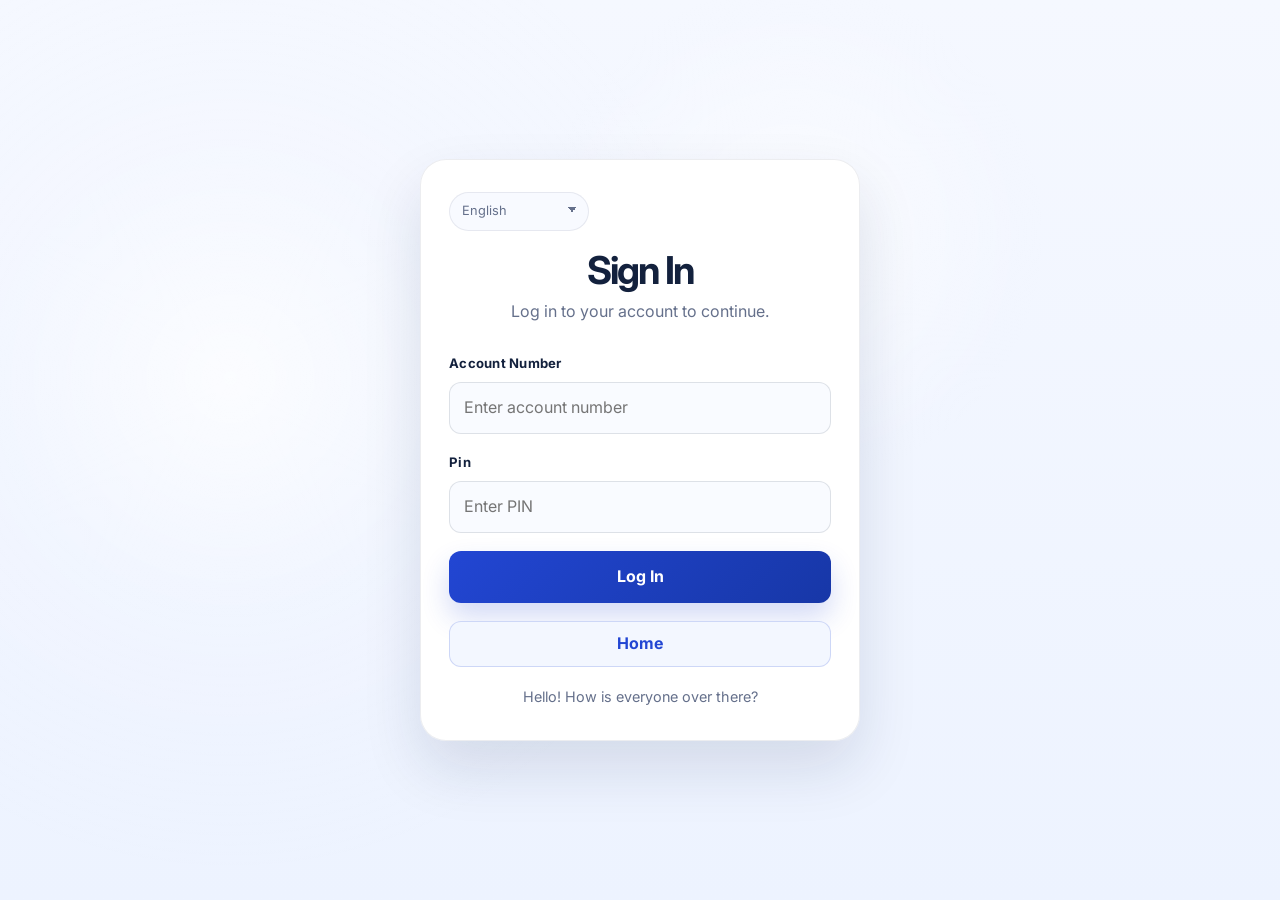
<file: login.html>
<!DOCTYPE html>
<html lang="en">
  <head>
    <meta charset="UTF-8" />
    <meta name="viewport" content="width=device-width, initial-scale=1.0" />
    <title>Sign In | ZenitCU</title>
    <link rel="icon" href="img/fav-icon.png" type="image/png">
    <link rel="preconnect" href="https://fonts.googleapis.com" />
    <link rel="preconnect" href="https://fonts.gstatic.com" crossorigin />
    <link
      href="https://fonts.googleapis.com/css2?family=Inter:wght@400;500;600;700;800&display=swap"
      rel="stylesheet"
    />
    <link rel="stylesheet" href="index.css" />
    <style>
      body {
        min-height: 100vh;
        display: flex;
        align-items: center;
        justify-content: center;
        background: linear-gradient(180deg, #f5f8ff 0%, #edf3ff 100%);
      }

      .login-page {
        width: 100%;
        padding: 32px 18px;
      }

      .login-shell {
        width: min(440px, 100%);
        margin: 0 auto;
        background: rgba(255, 255, 255, 0.96);
        border: 1px solid rgba(19, 33, 61, 0.08);
        border-radius: 26px;
        box-shadow: 0 28px 60px rgba(17, 32, 72, 0.12);
        padding: 32px 28px;
      }

      .login-top {
        display: flex;
        justify-content: flex-start;
        margin-bottom: 18px;
      }

      .language-select-wrap {
        display: flex;
        align-items: center;
        justify-content: flex-start;
      }

      .language-select {
        appearance: none;
        -webkit-appearance: none;
        -moz-appearance: none;
        border: 1px solid rgba(19, 33, 61, 0.08);
        border-radius: 999px;
        background: #f8faff;
        color: var(--muted);
        padding: 8px 36px 8px 12px;
        font: inherit;
        font-size: 0.8rem;
        min-width: 140px;
        background-image: linear-gradient(45deg, transparent 50%, var(--muted) 50%), linear-gradient(135deg, var(--muted) 50%, transparent 50%);
        background-position: calc(100% - 16px) calc(50% - 2px), calc(100% - 11px) calc(50% - 2px);
        background-size: 5px 5px, 5px 5px;
        background-repeat: no-repeat;
        outline: none;
      }

      .login-box {
        text-align: center;
      }

      .login-box h1 {
        font-size: clamp(2rem, 3vw, 2.5rem);
        line-height: 1.1;
        letter-spacing: -0.05em;
        margin-bottom: 8px;
      }

      .login-box p {
        color: var(--muted);
        text-align: center;
        margin-bottom: 0;
      }

      .login-form {
        display: grid;
        gap: 18px;
        margin-top: 28px;
      }

      .field-group {
        display: grid;
        gap: 8px;
        text-align: left;
      }

      .field-group label {
        font-size: 0.82rem;
        font-weight: 700;
        color: var(--text);
        letter-spacing: 0.02em;
      }

      .field-group input {
        width: 100%;
        border: 1px solid rgba(19, 33, 61, 0.12);
        border-radius: 12px;
        min-height: 52px;
        padding: 0 14px;
        font: inherit;
        background: #f9fbff;
        color: var(--text);
        outline: none;
      }

      .field-group input:focus {
        border-color: rgba(34, 70, 211, 0.5);
        box-shadow: 0 0 0 4px rgba(34, 70, 211, 0.08);
      }

      .login-btn {
        width: 100%;
        border: none;
        border-radius: 12px;
        min-height: 52px;
        background: linear-gradient(135deg, var(--primary) 0%, var(--primary-strong) 100%);
        color: white;
        font-size: 1rem;
        font-weight: 700;
        cursor: pointer;
        box-shadow: 0 14px 28px rgba(34, 70, 211, 0.2);
      }

      .login-footer {
        margin-top: 18px;
        text-align: center;
        font-size: 0.9rem;
        color: var(--muted);
      }

      .back-home {
        display: inline-flex;
        align-items: center;
        justify-content: center;
        margin-top: 18px;
        width: 100%;
        min-height: 46px;
        border-radius: 12px;
        border: 1px solid rgba(34, 70, 211, 0.18);
        background: #f3f7ff;
        color: var(--primary);
        font-weight: 700;
        text-decoration: none;
      }

      .login-footer a {
        color: var(--primary);
        font-weight: 700;
      }

      @media (max-width: 560px) {
        .login-shell {
          padding: 24px 18px;
        }

        .login-box h1 {
          font-size: 1.9rem;
        }
      }
    </style>
  </head>
  <body class="login-page">
    <div class="login-shell">
      <div class="login-top">
        <div class="language-select-wrap">
          <select class="language-select" aria-label="Select language">
            <option>English</option>
            <option>French</option>
            <option>Spanish</option>
            <option>Arabic</option>
          </select>
        </div>
      </div>

      <div class="login-box">
        <h1>Sign In</h1>
        <p>Log in to your account to continue.</p>

        <form class="login-form">
          <div class="field-group">
            <label for="account-number">Account Number</label>
            <input id="account-number" type="text" placeholder="Enter account number" />
          </div>

          <div class="field-group">
            <label for="password">Pin</label>
            <input id="password" type="password" placeholder="Enter PIN" />
          </div>

          <button type="submit" class="login-btn">Log In</button>
        </form>

        <a href="index.html" class="back-home">Home</a>

        <div class="login-footer">
          Hello! How is everyone over there?
        </div>
      </div>
    </div>

    <script src="login.js"></script>
  </body>
</html>
</file>
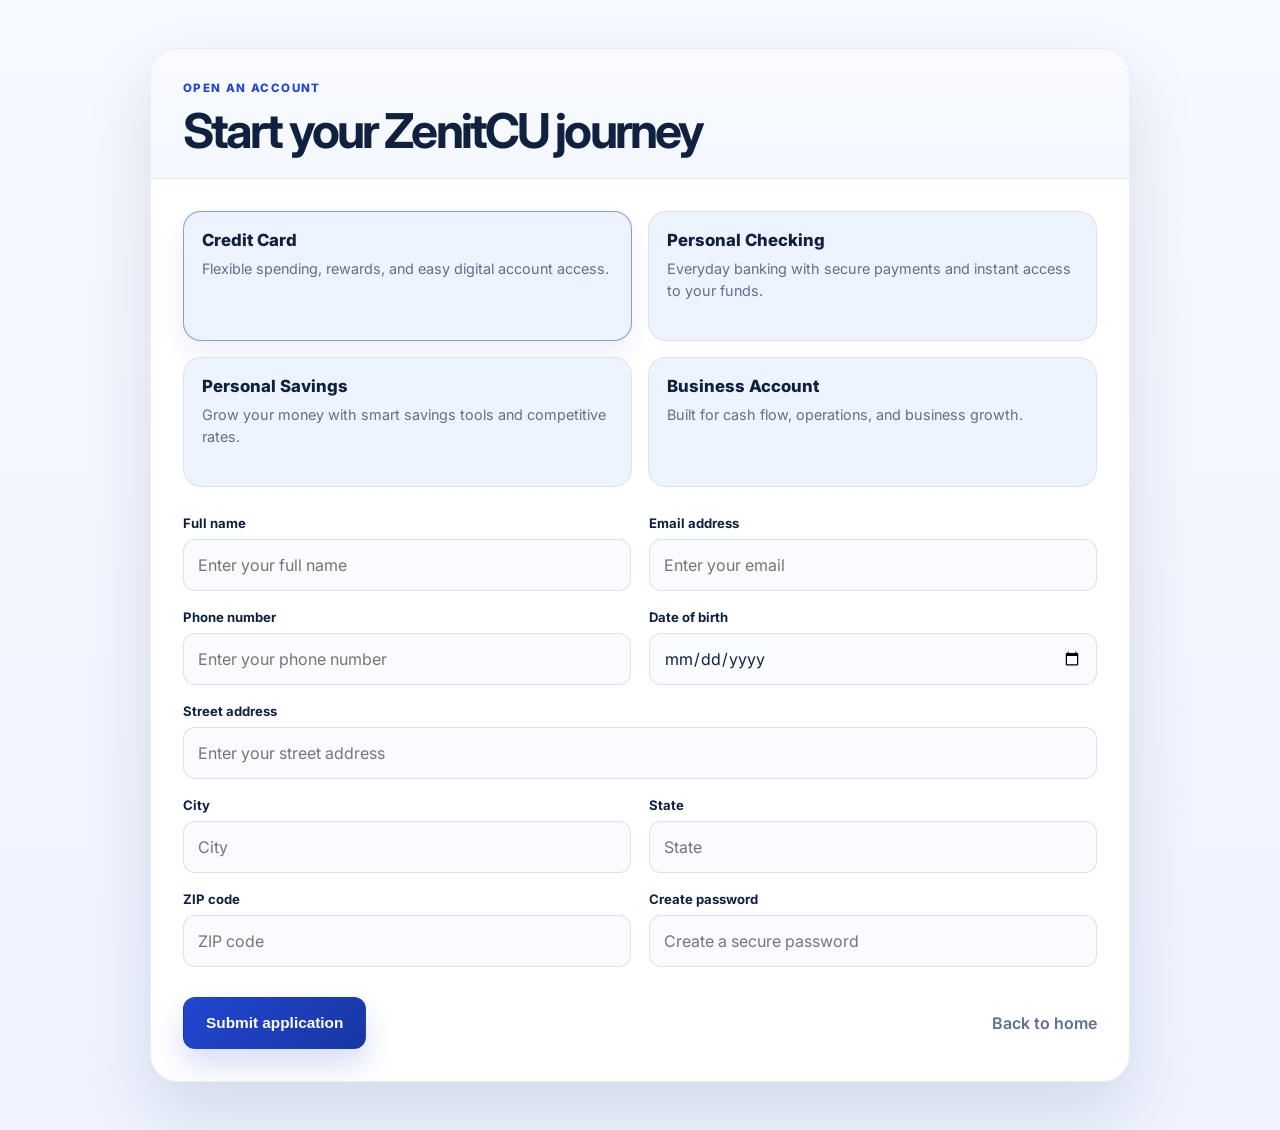
<file: signup.html>
<!DOCTYPE html>
<html lang="en">
  <head>
    <meta charset="UTF-8" />
    <meta name="viewport" content="width=device-width, initial-scale=1.0" />
    <title>Open an Account | ZenitCU</title>
    <link rel="icon" href="img/fav-icon.png" type="image/png">
    <link rel="preconnect" href="https://fonts.googleapis.com" />
    <link rel="preconnect" href="https://fonts.gstatic.com" crossorigin />
    <link
      href="https://fonts.googleapis.com/css2?family=Inter:wght@400;500;600;700;800&display=swap"
      rel="stylesheet"
    />
    <style>
      :root {
        --primary: #2246d3;
        --primary-strong: #1837a2;
        --bg: #f4f7ff;
        --panel: #ffffff;
        --panel-alt: #eef4ff;
        --line: rgba(17, 32, 72, 0.08);
        --text: #10213f;
        --muted: #5f6f8e;
        --success: #1d9d61;
      }

      * {
        box-sizing: border-box;
      }

      body {
        margin: 0;
        font-family: "Inter", sans-serif;
        background: linear-gradient(180deg, #f6f9ff 0%, #eef3ff 100%);
        color: var(--text);
      }

      a {
        text-decoration: none;
      }

      .signup-page {
        min-height: 100vh;
        display: flex;
        align-items: center;
        justify-content: center;
        padding: 48px 18px;
      }

      .signup-shell {
        width: min(980px, 100%);
        background: rgba(255, 255, 255, 0.96);
        border: 1px solid var(--line);
        border-radius: 28px;
        box-shadow: 0 30px 70px rgba(17, 32, 72, 0.12);
        overflow: hidden;
      }

      .signup-header {
        padding: 32px 32px 20px;
        border-bottom: 1px solid var(--line);
        background: linear-gradient(180deg, #f9fbff 0%, #f4f8ff 100%);
      }

      .eyebrow {
        margin: 0 0 10px;
        color: var(--primary);
        font-size: 0.72rem;
        font-weight: 800;
        letter-spacing: 0.12em;
        text-transform: uppercase;
      }

      .signup-header h1 {
        margin: 0;
        font-size: clamp(2rem, 4vw, 3rem);
        line-height: 1.1;
        letter-spacing: -0.06em;
      }

      .signup-body {
        padding: 32px;
      }

      .account-type-group {
        display: grid;
        grid-template-columns: repeat(2, minmax(0, 1fr));
        gap: 16px;
        margin: 0 0 28px;
      }

      .account-option {
        position: relative;
      }

      .account-option input {
        position: absolute;
        opacity: 0;
        pointer-events: none;
      }

      .account-option label {
        display: flex;
        flex-direction: column;
        gap: 8px;
        min-height: 130px;
        padding: 18px 18px 16px;
        background: var(--panel-alt);
        border: 1px solid var(--line);
        border-radius: 18px;
        color: var(--text);
        transition: 0.2s ease;
        cursor: pointer;
      }

      .account-option input:checked + label {
        border-color: rgba(34, 70, 211, 0.5);
        background: #edf3ff;
        box-shadow: 0 14px 26px rgba(34, 70, 211, 0.08);
      }

      .option-title {
        font-size: 1.05rem;
        font-weight: 800;
      }

      .option-copy {
        color: var(--muted);
        line-height: 1.55;
        font-size: 0.9rem;
      }

      .form-grid {
        display: grid;
        grid-template-columns: repeat(2, minmax(0, 1fr));
        gap: 18px;
      }

      .field-group {
        display: grid;
        gap: 8px;
      }

      .field-group.full {
        grid-column: 1 / -1;
      }

      .field-group label {
        font-size: 0.82rem;
        font-weight: 700;
        color: var(--text);
      }

      .field-group input,
      .field-group select {
        width: 100%;
        min-height: 52px;
        border: 1px solid rgba(17, 32, 72, 0.12);
        border-radius: 12px;
        background: #f9fbff;
        color: var(--text);
        padding: 0 14px;
        font: inherit;
        outline: none;
      }

      .field-group input:focus,
      .field-group select:focus {
        border-color: rgba(34, 70, 211, 0.5);
        box-shadow: 0 0 0 4px rgba(34, 70, 211, 0.08);
      }

      .form-actions {
        display: flex;
        align-items: center;
        justify-content: space-between;
        gap: 16px;
        margin-top: 30px;
        flex-wrap: wrap;
      }

      .btn {
        display: inline-flex;
        align-items: center;
        justify-content: center;
        min-height: 52px;
        padding: 0 22px;
        border-radius: 12px;
        font-weight: 700;
        font-size: 0.96rem;
        transition: 0.2s ease;
        border: 1px solid transparent;
      }

      .btn-primary {
        background: linear-gradient(135deg, var(--primary) 0%, var(--primary-strong) 100%);
        color: white;
        box-shadow: 0 16px 30px rgba(34, 70, 211, 0.18);
      }

      .btn-secondary {
        background: #edf3ff;
        color: var(--primary);
        border-color: rgba(34, 70, 211, 0.16);
      }

      .muted-link {
        color: var(--muted);
        font-weight: 600;
      }

      @media (max-width: 760px) {
        .account-type-group,
        .form-grid {
          grid-template-columns: 1fr;
        }

        .signup-header,
        .signup-body {
          padding-left: 20px;
          padding-right: 20px;
        }
      }
    </style>
  </head>
  <body class="signup-page">
    <div class="signup-shell">
      <div class="signup-header">
        <p class="eyebrow">Open an account</p>
        <h1>Start your ZenitCU journey</h1>
      </div>

      <div class="signup-body">
        <form>
          <div class="account-type-group">
            <div class="account-option">
              <input type="radio" id="credit-card" name="account-type" checked />
              <label for="credit-card">
                <span class="option-title">Credit Card</span>
                <span class="option-copy">Flexible spending, rewards, and easy digital account access.</span>
              </label>
            </div>

            <div class="account-option">
              <input type="radio" id="personal-checking" name="account-type" />
              <label for="personal-checking">
                <span class="option-title">Personal Checking</span>
                <span class="option-copy">Everyday banking with secure payments and instant access to your funds.</span>
              </label>
            </div>

            <div class="account-option">
              <input type="radio" id="personal-savings" name="account-type" />
              <label for="personal-savings">
                <span class="option-title">Personal Savings</span>
                <span class="option-copy">Grow your money with smart savings tools and competitive rates.</span>
              </label>
            </div>

            <div class="account-option">
              <input type="radio" id="business-account" name="account-type" />
              <label for="business-account">
                <span class="option-title">Business Account</span>
                <span class="option-copy">Built for cash flow, operations, and business growth.</span>
              </label>
            </div>
          </div>

          <div class="form-grid">
            <div class="field-group">
              <label for="full-name">Full name</label>
              <input id="full-name" type="text" placeholder="Enter your full name" required />
            </div>

            <div class="field-group">
              <label for="email">Email address</label>
              <input id="email" type="email" placeholder="Enter your email" required />
            </div>

            <div class="field-group">
              <label for="phone">Phone number</label>
              <input id="phone" type="tel" placeholder="Enter your phone number" required />
            </div>

            <div class="field-group">
              <label for="dob">Date of birth</label>
              <input id="dob" type="date" required />
            </div>

            <div class="field-group full">
              <label for="address">Street address</label>
              <input id="address" type="text" placeholder="Enter your street address" required />
            </div>

            <div class="field-group">
              <label for="city">City</label>
              <input id="city" type="text" placeholder="City" required />
            </div>

            <div class="field-group">
              <label for="state">State</label>
              <input id="state" type="text" placeholder="State" required />
            </div>

            <div class="field-group">
              <label for="zip">ZIP code</label>
              <input id="zip" type="text" placeholder="ZIP code" required />
            </div>

            <div class="field-group">
              <label for="password">Create password</label>
              <input id="password" type="password" placeholder="Create a secure password" required />
            </div>
          </div>

          <div class="form-actions">
            <button type="submit" class="btn btn-primary">Submit application</button>
            <a href="index.html" class="muted-link">Back to home</a>
          </div>
        </form>
      </div>
    </div>
  </body>
</html>
</file>
<file: index.css>
:root {
  --bg: #f4f7fb;
  --surface: #ffffff;
  --surface-alt: #eef4ff;
  --surface-dark: #0d1b3d;
  --primary: #2246d3;
  --primary-strong: #1737a7;
  --secondary: #80d7d0;
  --text: #13213d;
  --muted: #65708b;
  --success: #1aa26b;
  --danger: #d94b68;
  --shadow: 0 18px 45px rgba(17, 32, 72, 0.12);
  --radius-lg: 28px;
  --radius-md: 18px;
  --radius-sm: 12px;
}

* {
  box-sizing: border-box;
  margin: 0;
  padding: 0;
}

html {
  scroll-behavior: smooth;
}

body {
  position: relative;
  font-family: "Inter", sans-serif;
  background:
    radial-gradient(ellipse at 12% 18%, rgba(199, 193, 181, 0.28) 0%, rgba(199, 193, 181, 0.12) 18%, transparent 38%),
    radial-gradient(ellipse at 35% 75%, rgba(180, 199, 220, 0.22) 0%, rgba(180, 199, 220, 0.08) 18%, transparent 34%),
    radial-gradient(ellipse at 80% 18%, rgba(210, 214, 224, 0.18) 0%, rgba(210, 214, 224, 0.08) 15%, transparent 28%),
    linear-gradient(180deg, #f8f5f1 0%, #f5f7fb 26%, #eef5ff 100%);
  color: var(--text);
  line-height: 1.6;
  overflow-x: hidden;
}

body::before {
  content: "";
  position: fixed;
  inset: 0;
  background:
    radial-gradient(circle at 18% 42%, rgba(255, 255, 255, 0.72) 0%, rgba(255, 255, 255, 0.1) 20%, transparent 42%),
    radial-gradient(circle at 62% 26%, rgba(255, 255, 255, 0.6) 0%, transparent 24%);
  pointer-events: none;
  z-index: 0;
}

body > * {
  position: relative;
  z-index: 1;
}

img {
  max-width: 100%;
  display: block;
}

a {
  color: inherit;
  text-decoration: none;
}

button,
input {
  font: inherit;
}

.container {
  width: min(1120px, calc(100% - 32px));
  margin: 0 auto;
}

.section-wrap {
  position: relative;
  padding: 110px 0;
}

.section-wrap::before {
  content: "";
  position: absolute;
  inset: 28px 0 0;
  background: linear-gradient(180deg, rgba(255, 255, 255, 0.15), rgba(255, 255, 255, 0));
  border-radius: 32px;
  pointer-events: none;
  z-index: 0;
}

.section-wrap > * {
  position: relative;
  z-index: 1;
}

.site-header {
  position: sticky;
  top: 0;
  z-index: 20;
  backdrop-filter: blur(14px);
  background: rgba(245, 248, 255, 0.76);
  border-bottom: 1px solid rgba(19, 33, 61, 0.08);
}

.nav-wrap {
  display: flex;
  align-items: center;
  justify-content: space-between;
  min-height: 82px;
}

.brand {
  display: inline-flex;
  align-items: center;
  gap: 10px;
  font-weight: 800;
  font-size: 1.15rem;
}

.brand-mark {
  display: inline-grid;
  place-items: center;
  width: 36px;
  height: 36px;
  border-radius: 12px;
  background: linear-gradient(135deg, var(--primary) 0%, #5d7df3 100%);
  color: white;
  box-shadow: var(--shadow);
}

.nav {
  display: flex;
  align-items: center;
  gap: 28px;
}

.nav-item {
  position: relative;
}

.nav a,
.nav button {
  color: var(--muted);
  font-weight: 500;
  transition: color 0.2s ease;
}

.nav-trigger {
  border: none;
  background: transparent;
  padding: 0;
  cursor: pointer;
  font: inherit;
}

.nav-trigger:hover,
.nav-trigger:focus-visible,
.nav a:hover,
.nav a:focus-visible {
  color: var(--text);
}

.dropdown-menu {
  position: absolute;
  top: calc(100% + 12px);
  left: 0;
  display: grid;
  gap: 8px;
  min-width: 170px;
  padding: 14px 12px;
  background: rgba(255, 255, 255, 0.98);
  border: 1px solid rgba(19, 33, 61, 0.08);
  border-radius: 14px;
  box-shadow: var(--shadow);
  opacity: 0;
  visibility: hidden;
  transform: translateY(8px);
  transition: opacity 0.22s ease, visibility 0.22s ease, transform 0.22s ease;
  z-index: 25;
}

.services-dropdown {
  min-width: 220px;
}

.dropdown-group {
  position: relative;
  display: grid;
  gap: 6px;
}

.personal-menu {
  position: relative;
}

.personal-trigger {
  display: block;
  padding: 6px 10px;
  border-radius: 10px;
  color: var(--muted);
  font-weight: 500;
}

.personal-trigger:hover,
.personal-trigger:focus-visible {
  background: #f3f7ff;
  color: var(--text);
}

.side-dropdown {
  position: absolute;
  top: 0;
  left: calc(100% + 12px);
  min-width: 170px;
  z-index: 30;
  opacity: 0;
  visibility: hidden;
  transform: translateX(-6px);
  transition: opacity 0.22s ease, visibility 0.22s ease, transform 0.22s ease;
  pointer-events: none;
}

.nav-item.has-menu:hover > .dropdown-menu,
.nav-item.has-menu:focus-within > .dropdown-menu,
.nav-item.has-menu.open > .dropdown-menu,
.personal-parent:hover > .personal-dropdown,
.personal-parent:focus-within > .personal-dropdown {
  opacity: 1;
  visibility: visible;
  transform: translateY(0);
}

.personal-dropdown {
  min-width: 190px;
}

.dropdown-menu a,
.dropdown-menu span {
  padding: 6px 10px;
  border-radius: 10px;
  display: block;
  color: var(--muted);
  font-weight: 500;
}

.dropdown-menu a:hover,
.dropdown-menu span:hover {
  background: #f3f7ff;
  color: var(--text);
}

.nav a:hover,
.nav a:focus-visible {
  color: var(--text);
}

.nav-actions {
  display: flex;
  align-items: center;
  gap: 14px;
  margin-left: 12px;
}

.btn {
  display: inline-flex;
  align-items: center;
  justify-content: center;
  border: 0;
  border-radius: 999px;
  padding: 0.9rem 1.45rem;
  font-weight: 600;
  cursor: pointer;
  transition: transform 0.2s ease, box-shadow 0.2s ease;
}

.btn:hover,
.btn:focus-visible {
  transform: translateY(-1px);
}

.btn-primary {
  color: #fff;
  background: linear-gradient(135deg, var(--primary) 0%, var(--primary-strong) 100%);
  box-shadow: 0 12px 24px rgba(34, 70, 211, 0.24);
}

.btn-secondary,
.btn-light {
  background: rgba(255, 255, 255, 0.9);
  color: var(--text);
  border: 1px solid rgba(19, 33, 61, 0.08);
}

.btn-inline {
  padding: 0.5rem 0.9rem;
  background: #edf3ff;
  color: var(--primary);
  font-size: 0.85rem;
}

.full-width {
  width: 100%;
}

.hero {
  padding: 88px 0 60px;
}

.hero-grid {
  display: grid;
  grid-template-columns: 1.05fr 0.95fr;
  gap: 56px;
  align-items: center;
}

.eyebrow {
  display: inline-block;
  margin-bottom: 20px;
  font-size: 0.8rem;
  letter-spacing: 0.12em;
  text-transform: uppercase;
  font-weight: 700;
  color: var(--primary);
}

.eyebrow.center {
  display: block;
  text-align: center;
}

.eyebrow.light {
  color: rgba(255, 255, 255, 0.8);
}

.hero-copy h1,
.section-heading h2,
.calc-copy h2,
.cta-inner h2 {
  line-height: 1.1;
  letter-spacing: -0.05em;
}

.hero-copy h1 {
  max-width: 560px;
  font-size: clamp(3rem, 5vw, 5rem);
  margin-bottom: 18px;
}

.hero-text {
  max-width: 540px;
  color: var(--muted);
  font-size: 1.08rem;
  margin-bottom: 28px;
}

.cta-row {
  display: flex;
  flex-wrap: wrap;
  gap: 16px;
  margin-bottom: 28px;
}

.trust-list {
  display: flex;
  flex-wrap: wrap;
  gap: 20px 30px;
  padding-left: 18px;
  color: var(--muted);
  font-size: 0.95rem;
}

.hero-visual {
  position: relative;
  min-height: 560px;
  display: grid;
  place-items: center;
}

.statement-card {
  position: relative;
  z-index: 2;
  width: min(100%, 450px);
  background: linear-gradient(135deg, #111d3d 0%, #213a6b 100%);
  color: #f5f7ff;
  border-radius: var(--radius-lg);
  padding: 32px;
  box-shadow: 0 24px 60px rgba(18, 24, 43, 0.22);
}

.card-top,
.card-row,
.account-meta,
.panel-header,
.card-head {
  display: flex;
  align-items: center;
  justify-content: space-between;
  gap: 12px;
}

.muted {
  color: rgba(255, 255, 255, 0.72);
  font-size: 0.9rem;
}

.pill {
  display: inline-flex;
  align-items: center;
  justify-content: center;
  border-radius: 999px;
  padding: 0.45rem 0.7rem;
  font-size: 0.75rem;
  font-weight: 700;
}

.pill.positive,
.pill.success {
  background: rgba(64, 190, 129, 0.17);
  color: #8ff2c0;
}

.pill.neutral {
  background: rgba(255, 255, 255, 0.08);
  color: #dfe9ff;
}

.statement-card h2 {
  font-size: clamp(2.4rem, 5vw, 3.4rem);
  margin: 18px 0 28px;
  letter-spacing: -0.06em;
}

.mini-chart {
  height: 90px;
  display: flex;
  align-items: end;
  gap: 10px;
  margin-bottom: 28px;
}

.mini-chart span {
  display: block;
  width: 14%;
  border-radius: 999px 999px 0 0;
  background: linear-gradient(180deg, rgba(128, 215, 208, 1) 0%, rgba(128, 215, 208, 0.2) 100%);
}

.mini-chart span:nth-child(1) { height: 38%; }
.mini-chart span:nth-child(2) { height: 65%; }
.mini-chart span:nth-child(3) { height: 48%; }
.mini-chart span:nth-child(4) { height: 75%; }
.mini-chart span:nth-child(5) { height: 92%; }
.mini-chart span:nth-child(6) { height: 100%; }

.card-row {
  padding-top: 18px;
  border-top: 1px solid rgba(255, 255, 255, 0.08);
  margin-top: 16px;
  color: rgba(255, 255, 255, 0.9);
}

.floating-card {
  position: absolute;
  background: rgba(255, 255, 255, 0.96);
  border: 1px solid rgba(17, 29, 61, 0.04);
  border-radius: 18px;
  box-shadow: 0 18px 30px rgba(79, 96, 149, 0.15);
  padding: 16px 18px;
  display: grid;
  gap: 6px;
}

.floating-card p {
  color: var(--muted);
  font-size: 0.76rem;
}

.floating-card strong {
  font-size: 1.15rem;
}

.card-1 {
  right: 20px;
  bottom: 70px;
  z-index: 3;
}

.card-2 {
  left: 10px;
  top: 70px;
  z-index: 3;
}

.stats {
  padding: 20px 0 0;
}

.stats-grid {
  display: grid;
  grid-template-columns: repeat(4, minmax(0, 1fr));
  gap: 20px;
}

.stat-item {
  background: rgba(255, 255, 255, 0.6);
  border: 1px solid rgba(19, 33, 61, 0.06);
  border-radius: var(--radius-md);
  padding: 24px 20px;
  display: grid;
  gap: 8px;
}

.stat-item strong {
  font-size: clamp(1.5rem, 2vw, 2rem);
  letter-spacing: -0.05em;
}

.stat-item span {
  color: var(--muted);
  font-size: 0.95rem;
}

.section-heading {
  margin-bottom: 40px;
}

.section-heading h2,
.calc-copy h2,
.cta-inner h2 {
  font-size: clamp(2.2rem, 4vw, 3.3rem);
  color: var(--text);
}

.split-heading {
  display: flex;
  align-items: end;
  justify-content: space-between;
  gap: 20px;
}

.text-link {
  color: var(--primary);
  font-weight: 600;
}

.feature-grid,
.testimonial-grid {
  display: grid;
  grid-template-columns: repeat(3, minmax(0, 1fr));
  gap: 24px;
}

.feature-card,
.testimonial-card,
.business-card {
  background: rgba(255, 255, 255, 0.82);
  border: 1px solid rgba(19, 33, 61, 0.06);
  border-radius: 22px;
  box-shadow: var(--shadow);
}

.feature-card {
  overflow: hidden;
}

.feature-link {
  display: block;
  padding: 28px 24px;
  color: inherit;
}

.feature-link:hover,
.feature-link:focus-visible {
  color: inherit;
}

.feature-trigger {
  width: 100%;
  display: flex;
  align-items: center;
  justify-content: space-between;
  gap: 16px;
  padding: 28px 24px 18px;
  border: none;
  background: transparent;
  text-align: left;
  cursor: pointer;
  color: inherit;
}

.feature-main {
  display: flex;
  align-items: flex-start;
  gap: 16px;
  width: 100%;
}

.feature-copy {
  display: grid;
  gap: 10px;
}

.feature-title {
  display: block;
  font-size: 1.3rem;
  font-weight: 700;
  color: var(--text);
}

.feature-description {
  display: block;
  color: var(--muted);
  line-height: 1.6;
}

.feature-arrow {
  display: inline-grid;
  place-items: center;
  width: 28px;
  height: 28px;
  border-radius: 50%;
  background: #edf3ff;
  color: var(--primary);
  font-size: 1.4rem;
  line-height: 1;
  transition: transform 0.2s ease, background 0.2s ease;
}

.accordion-card.is-open .feature-arrow {
  transform: rotate(45deg);
  background: #dfeaff;
}

.feature-submenu {
  display: grid;
  gap: 8px;
  max-height: 0;
  overflow: hidden;
  opacity: 0;
  padding: 0 24px;
  transition: max-height 0.25s ease, opacity 0.2s ease, padding 0.2s ease;
}

.accordion-card.is-open .feature-submenu {
  max-height: 220px;
  opacity: 1;
  padding: 0 24px 22px;
}

.feature-submenu a {
  display: block;
  padding: 10px 12px;
  border-radius: 10px;
  background: #f3f7ff;
  color: var(--primary);
  font-weight: 600;
}

.feature-submenu a:hover,
.feature-submenu a:focus-visible {
  background: #e9f1ff;
}

.icon-box {
  display: inline-grid;
  place-items: center;
  width: 56px;
  height: 56px;
  margin-bottom: 0;
  border-radius: 16px;
  font-weight: 700;
  color: white;
  flex-shrink: 0;
}

.icon-box.primary {
  background: linear-gradient(135deg, var(--primary) 0%, #496ce6 100%);
}

.icon-box.blue {
  background: linear-gradient(135deg, #2d8cff 0%, #76c8ff 100%);
}

.icon-box.purple {
  background: linear-gradient(135deg, #6f58ff 0%, #a17cff 100%);
}

.feature-card h3 {
  font-size: 1.3rem;
  margin-bottom: 12px;
}

.feature-card p,
.testimonial-card p,
.calc-copy p,
.site-footer p {
  color: var(--muted);
}

.feature-link h3,
.feature-link p {
  margin-left: 0;
}

.business-landing {
  background: linear-gradient(180deg, rgba(236, 244, 255, 0.9) 0%, rgba(245, 248, 255, 0.95) 100%);
}

.business-hero {
  display: grid;
  grid-template-columns: 1.2fr 0.8fr;
  gap: 28px;
  align-items: center;
  margin-bottom: 30px;
}

.business-copy h2 {
  font-size: clamp(2.5rem, 4vw, 3.6rem);
  line-height: 1.08;
  letter-spacing: -0.06em;
  margin-bottom: 16px;
}

.business-copy p {
  max-width: 600px;
  color: var(--muted);
  font-size: 1.04rem;
}

.business-panel {
  padding: 30px 26px;
  border-radius: 26px;
  background: linear-gradient(135deg, #0e2148 0%, #2145b0 100%);
  color: white;
  box-shadow: 0 20px 50px rgba(19, 33, 97, 0.18);
}

.panel-badge {
  display: inline-flex;
  padding: 0.5rem 0.8rem;
  border-radius: 999px;
  background: rgba(255, 255, 255, 0.08);
  font-size: 0.75rem;
  text-transform: uppercase;
  letter-spacing: 0.08em;
  margin-bottom: 18px;
}

.business-panel h3 {
  font-size: clamp(2.5rem, 4vw, 3.2rem);
  letter-spacing: -0.06em;
  margin-bottom: 22px;
}

.panel-list {
  display: grid;
  gap: 16px;
}

.panel-list div {
  display: flex;
  align-items: center;
  justify-content: space-between;
  gap: 20px;
  padding-top: 14px;
  border-top: 1px solid rgba(255, 255, 255, 0.12);
}

.panel-list span {
  color: rgba(255, 255, 255, 0.8);
}

.business-metrics {
  display: grid;
  grid-template-columns: repeat(4, minmax(0, 1fr));
  gap: 20px;
  margin-bottom: 40px;
}

.business-grid {
  display: grid;
  grid-template-columns: repeat(4, minmax(0, 1fr));
  gap: 22px;
}

.business-card {
  padding: 26px 22px;
}

.business-card h3 {
  margin-bottom: 10px;
  font-size: 1.2rem;
}

.business-card p {
  color: var(--muted);
}

.icon-box.alt {
  background: linear-gradient(135deg, #ff9966 0%, #ff6f61 100%);
}

.dashboard-grid {
  display: grid;
  grid-template-columns: 1fr 1.1fr;
  gap: 30px;
}

.account-panel,
.transaction-panel,
.calculator-card {
  background: rgba(255, 255, 255, 0.86);
  border: 1px solid rgba(19, 33, 61, 0.06);
  border-radius: 28px;
  box-shadow: var(--shadow);
}

.account-panel {
  padding: 22px;
  display: grid;
  gap: 20px;
}

.account-card {
  background: linear-gradient(135deg, #eff5ff 0%, #ffffff 100%);
  border-radius: 22px;
  padding: 24px;
  border: 1px solid rgba(19, 33, 61, 0.06);
}

.main-account {
  background: linear-gradient(135deg, #112c63 0%, #1b3c8a 100%);
  color: white;
}

.main-account .card-head span:first-child,
.main-account .account-meta span {
  color: rgba(255, 255, 255, 0.8);
}

.account-card h3 {
  margin: 14px 0 20px;
  font-size: clamp(2rem, 3vw, 2.4rem);
  letter-spacing: -0.06em;
}

.small-account h3 {
  font-size: clamp(1.8rem, 2vw, 2.2rem);
}

.transaction-panel {
  padding: 24px 20px;
}

.panel-header {
  margin-bottom: 18px;
  padding: 0 8px;
}

.panel-header h3 {
  font-size: 1.35rem;
}

.transaction-list {
  list-style: none;
  display: grid;
  gap: 12px;
}

.transaction-list li {
  display: flex;
  align-items: center;
  justify-content: space-between;
  gap: 16px;
  padding: 18px 12px;
  border-radius: 18px;
  background: #f8faff;
}

.tx-label {
  display: flex;
  align-items: center;
  gap: 12px;
}

.dot {
  width: 13px;
  height: 13px;
  border-radius: 50%;
  display: inline-block;
}

.dot.green { background: var(--success); }
.dot.blue { background: var(--primary); }
.dot.purple { background: #8066ff; }

.tx-label div {
  display: grid;
  gap: 2px;
}

.tx-label small {
  color: var(--muted);
}

.amount {
  font-weight: 700;
}

.amount.positive {
  color: var(--success);
}

.amount.negative {
  color: var(--danger);
}

.calc-wrap {
  display: grid;
  grid-template-columns: 0.8fr 1.2fr;
  gap: 30px;
  align-items: center;
}

.calculator-card {
  padding: 30px;
}

.input-group {
  display: grid;
  gap: 10px;
  margin-bottom: 18px;
}

.input-row {
  display: grid;
  grid-template-columns: repeat(2, minmax(0, 1fr));
  gap: 18px;
}

label {
  font-weight: 600;
  color: var(--text);
}

input {
  width: 100%;
  border: 1px solid rgba(19, 33, 61, 0.1);
  border-radius: 14px;
  background: #f4f7ff;
  color: var(--text);
  padding: 0.9rem 1rem;
}

input:focus {
  outline: 2px solid rgba(34, 70, 211, 0.2);
  border-color: rgba(34, 70, 211, 0.3);
}

.result-box {
  display: flex;
  align-items: center;
  justify-content: space-between;
  gap: 16px;
  margin-top: 24px;
  padding: 18px 18px;
  border-radius: 18px;
  background: linear-gradient(135deg, #edf4ff 0%, #f7f9ff 100%);
  border: 1px solid rgba(19, 33, 61, 0.05);
}

.result-box span {
  color: var(--muted);
}

.result-box strong {
  font-size: clamp(1.7rem, 2vw, 2.2rem);
  letter-spacing: -0.06em;
}

.testimonial-grid {
  margin-top: 12px;
}

.testimonial-card {
  padding: 28px 24px 22px;
}

.person {
  display: grid;
  gap: 3px;
  margin-top: 20px;
}

.person strong {
  font-size: 1.02rem;
}

.person span {
  color: var(--muted);
  font-size: 0.9rem;
}

.cta-strip {
  padding: 0 0 80px;
}

.cta-inner {
  display: flex;
  align-items: center;
  justify-content: space-between;
  gap: 28px;
  padding: 34px 36px;
  border-radius: 28px;
  background: linear-gradient(135deg, #102351 0%, #2246d3 100%);
  color: white;
  box-shadow: 0 24px 60px rgba(16, 35, 81, 0.25);
}

.btn-primary.alt {
  background: #fff;
  color: var(--primary);
  box-shadow: none;
}

.site-footer {
  padding: 18px 0 32px;
  background: rgba(255, 255, 255, 0.5);
  border-top: 1px solid rgba(19, 33, 61, 0.06);
}

.footer-grid {
  display: grid;
  grid-template-columns: 1.2fr 0.8fr 0.8fr;
  gap: 18px;
  padding-bottom: 20px;
}

.footer-brand {
  margin-bottom: 14px;
}

.site-footer h4 {
  margin-bottom: 12px;
}

.site-footer ul {
  list-style: none;
  display: grid;
  gap: 10px;
}

.site-footer a {
  color: var(--muted);
}

.footer-bottom {
  border-top: 1px solid rgba(19, 33, 61, 0.06);
  padding-top: 18px;
  color: var(--muted);
  font-size: 0.9rem;
}

.menu-toggle {
  display: none;
  flex-direction: column;
  justify-content: center;
  gap: 5px;
  width: 42px;
  height: 42px;
  border-radius: 12px;
  background: rgba(255, 255, 255, 0.7);
  border: 1px solid rgba(19, 33, 61, 0.07);
}

.menu-toggle span {
  display: block;
  width: 20px;
  height: 2px;
  margin: 0 auto;
  border-radius: 999px;
  background: var(--text);
}

@media (max-width: 860px) {
  .nav {
    position: absolute;
    top: calc(100% + 8px);
    right: 16px;
    left: 16px;
    display: none;
    flex-direction: column;
    align-items: flex-start;
    gap: 16px;
    padding: 20px;
    background: rgba(255, 255, 255, 0.98);
    border: 1px solid rgba(19, 33, 61, 0.08);
    border-radius: 18px;
    box-shadow: var(--shadow);
  }

  .nav.open {
    display: flex;
  }

  .nav-actions {
    width: 100%;
    margin-left: 0;
    display: grid;
    grid-template-columns: 1fr 1fr;
  }

  .menu-toggle {
    display: inline-flex;
  }

  .hero-grid,
  .business-hero,
  .dashboard-grid,
  .calc-wrap,
  .footer-grid,
  .feature-grid,
  .testimonial-grid,
  .stats-grid,
  .business-grid,
  .business-metrics {
    grid-template-columns: 1fr;
  }

  .hero {
    padding-top: 60px;
  }

  .hero-visual {
    min-height: 470px;
  }

  .split-heading,
  .cta-inner {
    flex-direction: column;
    align-items: flex-start;
  }
}

@media (max-width: 560px) {
  .hero-copy h1 {
    font-size: 2.7rem;
  }

  .cta-row {
    flex-direction: column;
  }

  .btn {
    width: 100%;
  }

  .statement-card {
    padding: 20px;
  }

  .input-row {
    grid-template-columns: 1fr;
  }

  .result-box {
    flex-direction: column;
    align-items: flex-start;
  }
}
</file>
<file: business.css>
:root {
  --business-dark: #0d1b3d;
  --business-deep: #132e66;
  --business-accent: #244fe2;
  --business-accent-soft: #ecf3ff;
  --business-orange: #ff8a5b;
  --business-text: #172642;
  --business-muted: #5f6880;
  --business-light: #f5f8ff;
  --business-white: #ffffff;
}

.business-page {
  background:
    radial-gradient(ellipse at 12% 18%, rgba(200, 187, 168, 0.24) 0%, rgba(200, 187, 168, 0.12) 18%, transparent 38%),
    radial-gradient(ellipse at 80% 14%, rgba(184, 202, 226, 0.18) 0%, transparent 30%),
    linear-gradient(180deg, #f9f5f1 0%, #f5f7fb 26%, #edf4ff 100%);
  color: var(--business-text);
}

.business-hero-section {
  padding: 90px 0 48px;
}

.business-hero-grid {
  display: grid;
  grid-template-columns: 1.1fr 0.9fr;
  gap: 32px;
  align-items: center;
}

.business-copy h1 {
  font-size: clamp(2.7rem, 5vw, 4.4rem);
  line-height: 1.05;
  letter-spacing: -0.06em;
  margin-bottom: 18px;
  color: var(--business-dark);
}

.lead {
  max-width: 620px;
  font-size: 1.08rem;
  color: var(--business-muted);
  margin-bottom: 22px;
}

.business-visual {
  display: flex;
  justify-content: center;
}

.business-panel {
  width: min(100%, 420px);
  background: linear-gradient(135deg, #0b183b 0%, #1b3d8f 100%);
  color: var(--business-white);
  border-radius: 28px;
  padding: 30px 26px;
  box-shadow: 0 24px 60px rgba(13, 27, 61, 0.22);
}

.panel-badge {
  display: inline-block;
  background: rgba(255, 255, 255, 0.08);
  border-radius: 999px;
  font-size: 0.72rem;
  text-transform: uppercase;
  letter-spacing: 0.1em;
  padding: 0.5rem 0.8rem;
  margin-bottom: 18px;
}

.business-panel h2 {
  font-size: clamp(2.5rem, 5vw, 3.2rem);
  letter-spacing: -0.06em;
  margin-bottom: 28px;
}

.panel-row {
  display: flex;
  align-items: center;
  justify-content: space-between;
  gap: 20px;
  padding-top: 16px;
  border-top: 1px solid rgba(255, 255, 255, 0.14);
  color: rgba(255, 255, 255, 0.82);
}

.panel-row + .panel-row {
  margin-top: 16px;
}

.panel-row strong {
  color: var(--business-white);
}

.mini-bars {
  display: flex;
  align-items: end;
  gap: 12px;
  height: 96px;
  margin-top: 26px;
}

.mini-bars span {
  display: block;
  width: 100%;
  border-radius: 999px 999px 0 0;
  background: linear-gradient(180deg, #9fe3d3 0%, #58d3be 100%);
}

.mini-bars span:nth-child(1) { height: 35%; }
.mini-bars span:nth-child(2) { height: 55%; }
.mini-bars span:nth-child(3) { height: 48%; }
.mini-bars span:nth-child(4) { height: 80%; }
.mini-bars span:nth-child(5) { height: 100%; }

.business-metrics {
  padding-bottom: 10px;
}

.metrics-grid {
  display: grid;
  grid-template-columns: repeat(4, minmax(0, 1fr));
  gap: 20px;
}

.metric-box {
  background: rgba(255, 255, 255, 0.8);
  border: 1px solid rgba(19, 33, 61, 0.06);
  border-radius: 22px;
  padding: 24px 20px;
  display: grid;
  gap: 8px;
  box-shadow: 0 12px 30px rgba(18, 32, 68, 0.05);
}

.metric-box strong {
  font-size: clamp(1.7rem, 2vw, 2.2rem);
  letter-spacing: -0.06em;
  color: var(--business-dark);
}

.metric-box span {
  color: var(--business-muted);
}

.section-heading.center {
  text-align: center;
}

.business-services,
.business-features,
.business-offers,
.business-apply {
  padding: 100px 0;
}

.business-grid {
  display: grid;
  grid-template-columns: repeat(4, minmax(0, 1fr));
  gap: 22px;
}

.service-card {
  background: rgba(255, 255, 255, 0.9);
  border: 1px solid rgba(19, 33, 61, 0.06);
  border-radius: 22px;
  padding: 28px 22px;
  box-shadow: 0 18px 40px rgba(27, 39, 69, 0.08);
}

.service-card h3 {
  margin-bottom: 10px;
  font-size: 1.2rem;
}

.service-card p,
.feature-item p,
.offer-item p,
.feature-copy p,
.apply-box li {
  color: var(--business-muted);
}

.icon-box.orange {
  background: linear-gradient(135deg, #ff8a5b 0%, #ff6b57 100%);
}

.feature-shell {
  display: grid;
  grid-template-columns: 0.9fr 1.1fr;
  gap: 28px;
  align-items: center;
  background: rgba(255, 255, 255, 0.8);
  border: 1px solid rgba(19, 33, 61, 0.06);
  border-radius: 28px;
  padding: 28px;
  box-shadow: 0 16px 36px rgba(18, 32, 68, 0.06);
}

.feature-copy h2 {
  font-size: clamp(2.2rem, 4vw, 3rem);
  line-height: 1.1;
  letter-spacing: -0.05em;
  margin-bottom: 14px;
}

.feature-list {
  display: grid;
  grid-template-columns: repeat(2, minmax(0, 1fr));
  gap: 18px;
}

.feature-item {
  background: #f7f9ff;
  border: 1px solid rgba(19, 33, 61, 0.05);
  border-radius: 18px;
  padding: 20px 18px;
}

.feature-item h3 {
  margin-bottom: 8px;
  font-size: 1.08rem;
}

.offer-grid {
  display: grid;
  grid-template-columns: repeat(2, minmax(0, 1fr));
  gap: 22px;
}

.offer-item {
  display: grid;
  gap: 16px;
  background: rgba(255, 255, 255, 0.9);
  border: 1px solid rgba(19, 33, 61, 0.06);
  border-radius: 22px;
  padding: 24px 22px;
  box-shadow: 0 16px 36px rgba(18, 32, 68, 0.06);
}

.offer-tag {
  display: inline-block;
  width: fit-content;
  padding: 0.45rem 0.7rem;
  border-radius: 999px;
  background: #e8f3ff;
  color: var(--business-accent);
  font-size: 0.75rem;
  font-weight: 700;
  text-transform: uppercase;
  letter-spacing: 0.08em;
}

.offer-tag.alt {
  background: #fff2ea;
  color: var(--business-orange);
}

.offer-item h3 {
  font-size: 1.3rem;
  line-height: 1.4;
}

.offer-item a {
  color: var(--business-accent);
  font-weight: 700;
}

.apply-box {
  display: grid;
  grid-template-columns: 0.9fr 1.2fr auto;
  align-items: center;
  gap: 22px;
  background: linear-gradient(135deg, #0f2249 0%, #1947a8 100%);
  border-radius: 28px;
  padding: 28px;
  color: var(--business-white);
  box-shadow: 0 24px 60px rgba(13, 27, 61, 0.22);
}

.apply-box h2 {
  font-size: clamp(2.1rem, 3vw, 3rem);
  letter-spacing: -0.05em;
}

.apply-box ul {
  list-style: disc;
  padding-left: 22px;
  line-height: 1.9;
  color: rgba(255, 255, 255, 0.82);
}

.business-page .site-footer {
  background: rgba(255, 255, 255, 0.65);
}

@media (max-width: 920px) {
  .business-hero-grid,
  .feature-shell,
  .apply-box,
  .business-grid,
  .offer-grid,
  .metrics-grid,
  .feature-list {
    grid-template-columns: 1fr;
  }

  .business-hero-section {
    padding-top: 64px;
  }
}

@media (max-width: 560px) {
  .cta-row {
    flex-direction: column;
  }

  .business-panel,
  .apply-box,
  .feature-shell,
  .service-card,
  .offer-item {
    padding-left: 18px;
    padding-right: 18px;
  }
}
</file>
